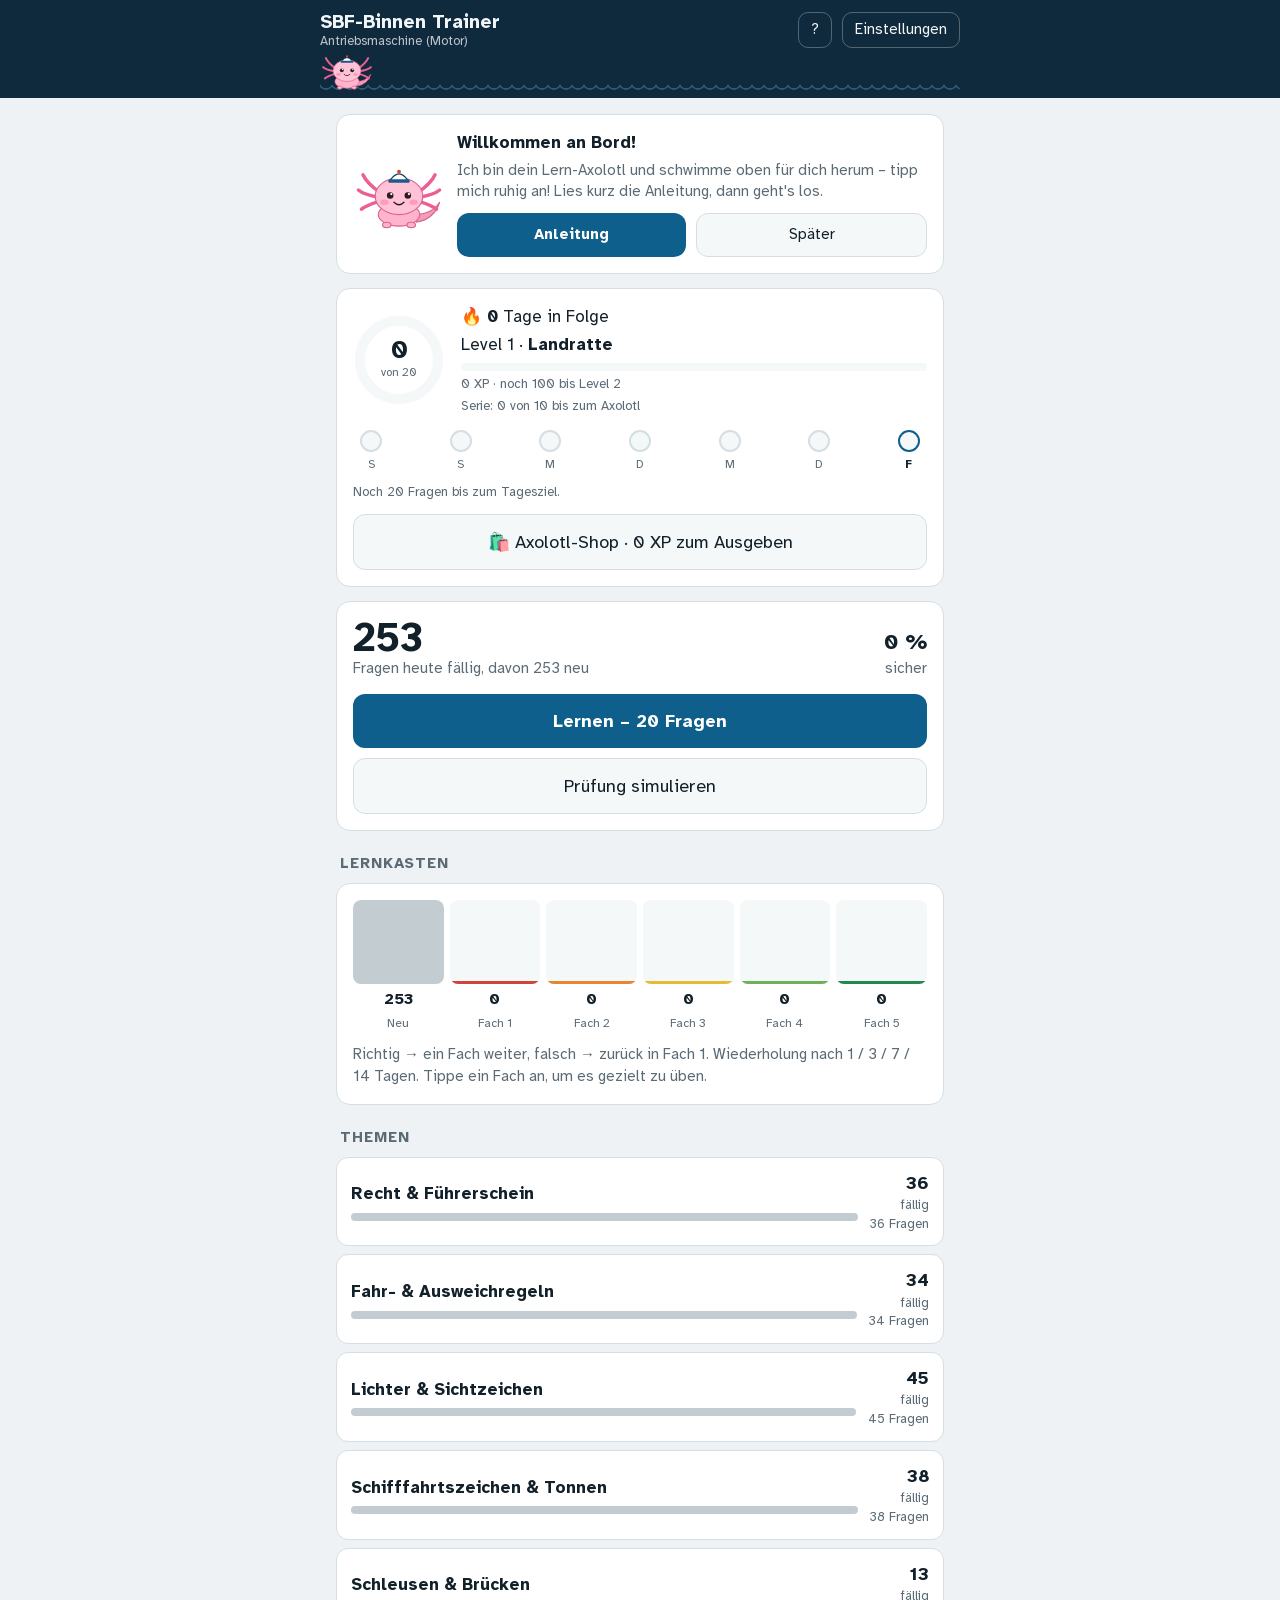
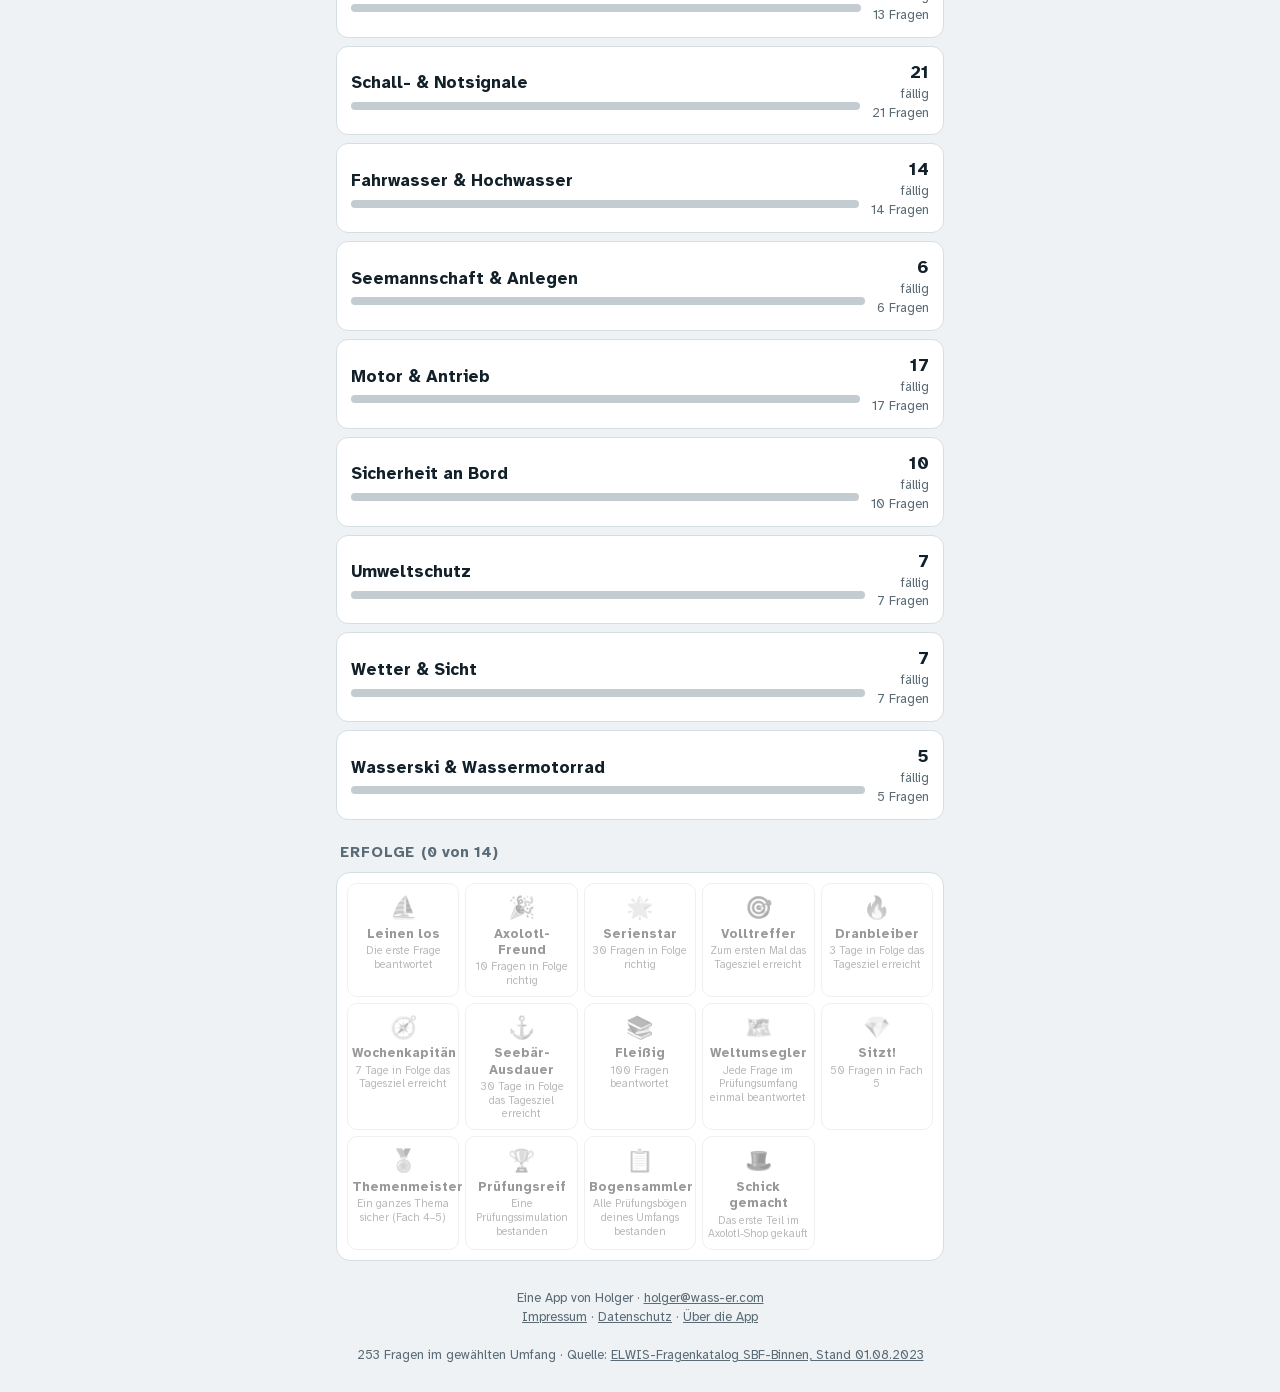
<file: index.html>
<!doctype html>
<html lang="de">
<head>
<meta charset="utf-8">
<title>SBF-Binnen Trainer</title>
<link rel="manifest" href="manifest.webmanifest">
<link rel="apple-touch-icon" href="icon-180.png">
<link rel="icon" href="icon-192.png">
<meta name="theme-color" content="#0f2a3d">
<meta name="viewport" content="width=device-width, initial-scale=1, viewport-fit=cover">
<meta name="apple-mobile-web-app-capable" content="yes">
<meta name="mobile-web-app-capable" content="yes">
<meta name="apple-mobile-web-app-title" content="SBF-Binnen">
<meta name="apple-mobile-web-app-status-bar-style" content="black-translucent">
<meta name="author" content="Holger – holger@wass-er.com">
<meta name="description" content="SBF-Binnen Trainer – alle amtlichen Prüfungsfragen mit Lernkasten lernen. Eine App von Holger.">
<link rel="stylesheet" href="schrift/schrift.css">
<style>
/* Eine schmale Spalte: oben Kopfzeile, darunter die jeweilige Ansicht.
   Farben des Lernkastens laufen von Rot (Fach 1, wackelt noch) nach Grün (Fach 5, sitzt). */
:root {
  --bg: #eef2f4;
  --panel: #ffffff;
  --panel-2: #f5f8f9;
  --ink: #12202a;
  --muted: #5b6b75;
  --line: #d5dee3;
  --accent: #0f5f8c;
  --accent-ink: #ffffff;
  --head: #0f2a3d;
  --head-ink: #f2f6f8;
  --ok: #1d7a46;
  --ok-bg: #e2f3e8;
  --bad: #b3261e;
  --bad-bg: #fbe5e3;
  --pick: #e3eef6;
  --f0: #c3ccd1;
  --f1: #d0453b;
  --f2: #e8862f;
  --f3: #e6bd32;
  --f4: #6fb05a;
  --f5: #1f8a4c;
  --plate: #ffffff;
  --body: "Atkinson Hyperlegible", -apple-system, "Helvetica Neue", Arial, sans-serif;
  --r: 14px;
}
@media (prefers-color-scheme: dark) {
  :root:not([data-theme="light"]) {
    color-scheme: dark;
    --bg: #0b141a;
    --panel: #142129;
    --panel-2: #1a2a33;
    --ink: #e8eef1;
    --muted: #93a4ad;
    --line: #26363f;
    --accent: #5fb0e0;
    --accent-ink: #06141c;
    --head: #08121a;
    --head-ink: #e8eef1;
    --ok: #5ccf8a;
    --ok-bg: #12301f;
    --bad: #ff8a80;
    --bad-bg: #3a1714;
    --pick: #1d3a4d;
    --f0: #3a4a53;
    --plate: #f4f6f7;
  }
}
:root[data-theme="dark"] {
  color-scheme: dark;
  --bg: #0b141a;
  --panel: #142129;
  --panel-2: #1a2a33;
  --ink: #e8eef1;
  --muted: #93a4ad;
  --line: #26363f;
  --accent: #5fb0e0;
  --accent-ink: #06141c;
  --head: #08121a;
  --head-ink: #e8eef1;
  --ok: #5ccf8a;
  --ok-bg: #12301f;
  --bad: #ff8a80;
  --bad-bg: #3a1714;
  --pick: #1d3a4d;
  --f0: #3a4a53;
  --plate: #f4f6f7;
}

* { box-sizing: border-box; }
html { -webkit-text-size-adjust: 100%; }
body {
  margin: 0; background: var(--bg); color: var(--ink);
  font: 17px/1.45 var(--body);
  -webkit-tap-highlight-color: transparent;
  min-height: 100vh;
}
button, select, input { font: inherit; color: inherit; }
a { color: var(--accent); }
button { cursor: pointer; }

header {
  position: sticky; top: 0; z-index: 5;
  background: var(--head); color: var(--head-ink);
  padding: calc(env(safe-area-inset-top) + 10px) 16px 10px;
}
.kopf { max-width: 640px; margin: 0 auto; display: flex; align-items: center; gap: 10px; min-height: 40px; }
.kopf h1 { font-size: 19px; margin: 0; flex: 1; line-height: 1.2; }
.kopf h1 small { display: block; font-size: 13px; font-weight: 400; opacity: .75; }
.kopf button {
  background: transparent; border: 1px solid rgba(255,255,255,.28); color: var(--head-ink);
  border-radius: 10px; padding: 6px 12px; font-size: 15px;
}

main {
  max-width: 640px; margin: 0 auto;
  padding: 16px 16px calc(env(safe-area-inset-bottom) + 28px);
}
.karte {
  background: var(--panel); border: 1px solid var(--line); border-radius: var(--r);
  padding: 16px; margin-bottom: 14px;
}
h2 { font-size: 15px; text-transform: uppercase; letter-spacing: .06em; color: var(--muted); margin: 22px 4px 8px; }
.gross { font-size: 40px; font-weight: 700; line-height: 1; }
.leise { color: var(--muted); font-size: 15px; }

.knopf {
  display: block; width: 100%; border: 0; border-radius: 12px;
  background: var(--accent); color: var(--accent-ink);
  padding: 14px 16px; font-size: 18px; font-weight: 700; text-align: center;
}
.knopf.zweit { background: var(--panel-2); color: var(--ink); border: 1px solid var(--line); font-weight: 400; }
.knopf + .knopf { margin-top: 10px; }
.knopf:disabled { opacity: .45; cursor: default; }
.reihe { display: flex; gap: 10px; }
.reihe .knopf { margin-top: 0; }

/* Lernkasten: sechs Säulen (Neu, Fach 1–5) */
.kasten { display: grid; grid-template-columns: repeat(6, 1fr); gap: 6px; align-items: end; }
.fach {
  border: 0; background: none; padding: 0; display: flex; flex-direction: column; align-items: center; gap: 4px;
}
.fach .saeule { width: 100%; height: 84px; display: flex; align-items: flex-end; background: var(--panel-2); border-radius: 8px; overflow: hidden; }
.fach .fuell { width: 100%; border-radius: 8px 8px 0 0; min-height: 3px; }
.fach b { font-size: 16px; }
.fach span { font-size: 12px; color: var(--muted); }

.balken { display: flex; height: 8px; border-radius: 4px; overflow: hidden; background: var(--f0); }
.balken i { display: block; height: 100%; }

.thema {
  display: flex; width: 100%; text-align: left; gap: 12px; align-items: center;
  background: var(--panel); border: 1px solid var(--line); border-radius: 12px;
  padding: 12px 14px; margin-bottom: 8px;
}
.thema .mitte { flex: 1; min-width: 0; }
.thema .name { font-weight: 700; display: block; margin-bottom: 6px; }
.thema .zahl { font-size: 13px; color: var(--muted); text-align: right; white-space: nowrap; }
.thema .zahl b { display: block; font-size: 18px; color: var(--ink); }
.thema.aus { opacity: .5; }

/* Frage */
.fortschritt { height: 4px; background: var(--line); border-radius: 2px; overflow: hidden; margin-bottom: 14px; }
.fortschritt i { display: block; height: 100%; background: var(--accent); transition: width .2s; }
.meta { display: flex; justify-content: space-between; gap: 8px; font-size: 14px; color: var(--muted); margin-bottom: 8px; flex-wrap: wrap; }
.fragetext { font-size: 20px; font-weight: 700; line-height: 1.35; margin: 0 0 14px; }
.fragetext img.inl { height: 1.1em; vertical-align: -0.15em; background: var(--plate); border-radius: 3px; padding: 0 3px; }
.abbildung {
  background: var(--plate); border-radius: 12px; padding: 14px; margin: 0 0 16px;
  display: flex; flex-wrap: wrap; gap: 14px; justify-content: center; align-items: center;
}
.abbildung img { max-width: 100%; height: auto; }
.antwort {
  display: flex; gap: 12px; width: 100%; text-align: left; align-items: flex-start;
  background: var(--panel); border: 2px solid var(--line); border-radius: 12px;
  padding: 12px 14px; margin-bottom: 10px; line-height: 1.4;
}
.antwort .bst {
  flex: none; width: 28px; height: 28px; border-radius: 50%; display: grid; place-items: center;
  background: var(--panel-2); border: 1px solid var(--line); font-weight: 700; font-size: 15px;
}
.antwort.gewaehlt { border-color: var(--accent); background: var(--pick); }
.antwort.richtig { border-color: var(--ok); background: var(--ok-bg); }
.antwort.richtig .bst { background: var(--ok); color: var(--panel); border-color: var(--ok); }
.antwort.falsch { border-color: var(--bad); background: var(--bad-bg); }
.antwort.falsch .bst { background: var(--bad); color: var(--panel); border-color: var(--bad); }
.antwort:disabled { cursor: default; color: inherit; }
.rueckmeldung { font-weight: 700; margin: 6px 0 12px; display: flex; gap: 8px; align-items: center; flex-wrap: wrap; }
.rueckmeldung.ok { color: var(--ok); }
.rueckmeldung.bad { color: var(--bad); }
.erklaerung {
  background: var(--panel); border: 1px solid var(--line); border-left: 4px solid var(--accent);
  border-radius: 12px; padding: 12px 14px; margin: 0 0 12px; font-size: 16px;
}
.erklaerung p { margin: 0; }
.erklaerung .titel { font-size: 13px; text-transform: uppercase; letter-spacing: .06em; color: var(--muted); margin-bottom: 4px; }
.stichworte { display: flex; flex-wrap: wrap; gap: 6px; margin: 0 0 12px; }
.stichworte span { background: var(--pick); color: var(--ink); border-radius: 99px; padding: 3px 11px; font-size: 14px; }
.erklaerung + .stichworte, .erklaerung .stichworte { margin-top: 10px; }
.linkknopf { background: none; border: 0; padding: 4px 0; color: var(--accent); font-size: 15px; text-decoration: underline; margin-bottom: 8px; }
.pille { font-weight: 400; font-size: 14px; color: var(--muted); border: 1px solid var(--line); border-radius: 99px; padding: 2px 10px; }
.unten { position: sticky; bottom: 0; padding: 12px 0 calc(env(safe-area-inset-bottom) + 4px); background: linear-gradient(transparent, var(--bg) 30%); }

/* Ergebnis */
.teilerg { display: flex; justify-content: space-between; padding: 10px 0; border-bottom: 1px solid var(--line); }
.teilerg:last-child { border-bottom: 0; }
.status { font-size: 26px; font-weight: 700; margin: 0 0 4px; }
.status.ok { color: var(--ok); }
.status.bad { color: var(--bad); }
.fehler { border-top: 1px solid var(--line); padding: 12px 0; font-size: 15px; }
.fehler p { margin: 4px 0; }

/* Einstellungen */
.option { display: flex; gap: 12px; align-items: flex-start; padding: 10px 0; border-bottom: 1px solid var(--line); cursor: pointer; }
.option:last-child { border-bottom: 0; }
.option input { margin-top: 4px; width: 20px; height: 20px; accent-color: var(--accent); flex: none; }
.option small { display: block; color: var(--muted); font-size: 14px; }
select { width: 100%; padding: 10px; border-radius: 10px; border: 1px solid var(--line); background: var(--panel-2); }

/* Bottom-Sheet für Thema */
.schleier { position: fixed; inset: 0; background: rgba(0,0,0,.45); z-index: 10; display: flex; align-items: flex-end; justify-content: center; }
.sheet {
  background: var(--panel); width: 100%; max-width: 640px; border-radius: 18px 18px 0 0;
  padding: 18px 16px calc(env(safe-area-inset-bottom) + 18px); max-height: 90vh; overflow: auto;
}
.sheet h3 { margin: 0 0 4px; font-size: 20px; }

/* Gamification */
.klein { font-size: 13px; }
.spiel-oben { display: flex; gap: 16px; align-items: center; }
.ring { width: 92px; height: 92px; flex: none; transform: rotate(-90deg); }
.ring circle { fill: none; stroke-width: 9; }
.ring-bg { stroke: var(--panel-2); }
.ring-fg { stroke: var(--accent); stroke-linecap: round; transition: stroke-dasharray .4s; }
.ring-fg.fertig { stroke: var(--ok); }
.ring-fg.leer { stroke: none; }
.ring text { transform: rotate(90deg); transform-origin: 40px 40px; text-anchor: middle; fill: var(--ink); }
.ring-zahl { font-size: 22px; font-weight: 700; }
.ring-text { font-size: 10px; fill: var(--muted) !important; }
.spiel-werte { flex: 1; min-width: 0; display: grid; gap: 3px; }
.flamme { font-size: 17px; }
.xpbalken { height: 8px; border-radius: 4px; background: var(--panel-2); overflow: hidden; margin: 3px 0 1px; }
.xpbalken i { display: block; height: 100%; background: linear-gradient(90deg, var(--accent), var(--ok)); border-radius: 4px; }
.woche { display: flex; justify-content: space-between; margin-top: 14px; }
.wtag { display: flex; flex-direction: column; align-items: center; gap: 4px; font-size: 12px; color: var(--muted); width: 36px; }
.wtag i { width: 22px; height: 22px; border-radius: 50%; border: 2px solid var(--line); background: var(--panel-2); }
.wtag.voll i { background: var(--ok); border-color: var(--ok); }
.wtag.heute { color: var(--ink); font-weight: 700; }
.wtag.heute i { border-color: var(--accent); }
.erfolge { display: grid; grid-template-columns: repeat(auto-fill, minmax(100px, 1fr)); gap: 6px; padding: 10px; }
.erfolg { border: 1px solid var(--line); border-radius: 10px; padding: 8px 4px; text-align: center; opacity: .45; filter: grayscale(1); }
.erfolg.frei { opacity: 1; filter: none; background: var(--panel-2); }
.erfolg .sym { display: block; font-size: 22px; }
.erfolg b { display: block; font-size: 13px; margin-top: 2px; line-height: 1.25; }
.erfolg small { display: block; font-size: 11px; color: var(--muted); line-height: 1.25; margin-top: 2px; }
.willkommen { display: flex; gap: 12px; align-items: center; }
.willkommen .axolotl { width: 92px; flex: none; }
#meldungen { position: fixed; top: calc(env(safe-area-inset-top) + 112px); left: 0; right: 0; z-index: 30;
  display: flex; flex-direction: column; align-items: center; gap: 8px; pointer-events: none; padding: 0 16px; }
.toast { background: var(--head); color: var(--head-ink); border-radius: 12px; padding: 10px 16px; font-size: 15px;
  box-shadow: 0 6px 20px rgba(0,0,0,.25); transition: opacity .5s, transform .5s; max-width: 600px; }
.toast.weg { opacity: 0; transform: translateY(-10px); }

/* Axolotl-Belohnung */
.belohnung { position: fixed; inset: 0; z-index: 20; display: grid; place-items: center; padding: 16px;
  background: rgba(8, 28, 42, .6); -webkit-backdrop-filter: blur(3px); backdrop-filter: blur(3px); overflow: hidden; }
.bel-karte { position: relative; background: var(--panel); border-radius: 22px; padding: 22px 20px 20px; width: 100%; max-width: 360px;
  text-align: center; animation: aufploppen .45s cubic-bezier(.2, 1.6, .5, 1); box-shadow: 0 20px 50px rgba(0,0,0,.35); }
.bel-karte .axolotl { width: 210px; max-width: 70%; margin: 4px auto 0; display: block; }
.sprechblase { position: relative; background: var(--pick); border-radius: 16px; padding: 10px 14px; font-weight: 700; font-size: 17px; }
.sprechblase::after { content: ""; position: absolute; left: 50%; bottom: -10px; margin-left: -10px;
  border: 10px solid transparent; border-bottom: 0; border-top-color: var(--pick); }
.bel-titel { font-size: 22px; font-weight: 700; margin-top: 6px; }
.bel-xp { display: inline-block; margin: 8px 0 14px; padding: 4px 14px; border-radius: 99px; background: var(--ok-bg); color: var(--ok); font-weight: 700; font-size: 18px; }
.axolotl { animation: huepfen 1s ease-in-out infinite; overflow: visible; }
.axolotl .kieme path { stroke-width: 9; stroke-linecap: round; fill: none; }
.axolotl.leuchtet { filter: drop-shadow(0 0 5px #7dff6a) drop-shadow(0 0 10px rgba(125,255,106,.6)); }
.axolotl .kieme { transform-box: fill-box; transform-origin: 100% 55%; animation: wedeln 1.1s ease-in-out infinite; }
.axolotl .augen { transform-box: fill-box; transform-origin: center; animation: blinzeln 3.6s infinite; }
.blasen { position: absolute; inset: 0; pointer-events: none; }
.blasen i { position: absolute; bottom: -30px; width: 18px; height: 18px; border-radius: 50%;
  border: 2px solid rgba(255,255,255,.7); background: rgba(255,255,255,.15); animation: steigen 3.2s ease-in infinite; }
.blasen i:nth-child(1) { left: 8%; animation-delay: 0s; } .blasen i:nth-child(2) { left: 18%; animation-delay: .7s; width: 10px; height: 10px; }
.blasen i:nth-child(3) { left: 30%; animation-delay: 1.4s; } .blasen i:nth-child(4) { left: 42%; animation-delay: .3s; width: 12px; height: 12px; }
.blasen i:nth-child(5) { left: 55%; animation-delay: 1.9s; } .blasen i:nth-child(6) { left: 66%; animation-delay: .9s; width: 24px; height: 24px; }
.blasen i:nth-child(7) { left: 76%; animation-delay: 2.4s; width: 10px; height: 10px; } .blasen i:nth-child(8) { left: 86%; animation-delay: .5s; }
.blasen i:nth-child(9) { left: 93%; animation-delay: 1.6s; width: 12px; height: 12px; } .blasen i:nth-child(10) { left: 50%; animation-delay: 2.8s; width: 8px; height: 8px; }
@keyframes aufploppen { from { transform: scale(.6); opacity: 0; } to { transform: scale(1); opacity: 1; } }
@keyframes huepfen { 0%, 100% { transform: translateY(0); } 50% { transform: translateY(-8px); } }
@keyframes wedeln { 0%, 100% { transform: rotate(0); } 50% { transform: rotate(-14deg); } }
@keyframes blinzeln { 0%, 90%, 100% { transform: scaleY(1); } 94% { transform: scaleY(.1); } }
@keyframes steigen { from { transform: translateY(0); opacity: 0; } 15% { opacity: 1; } to { transform: translateY(-110vh); opacity: 0; } }
@media (prefers-reduced-motion: reduce) {
  .axolotl, .axolotl .kieme, .axolotl .augen, .blasen i, .bel-karte { animation: none !important; }
}

/* Maskottchen: schwimmt unter der Kopfzeile hin und her */
.aquarium { position: relative; max-width: 640px; margin: 4px auto -10px; height: 44px; }
.aquarium::after { content: ""; position: absolute; left: 0; right: 0; bottom: 8px; height: 6px; opacity: .35;
  background: radial-gradient(circle at 6px -2px, transparent 6px, #5fb0e0 6.5px, #5fb0e0 7.5px, transparent 8px) 0 0 / 12px 6px repeat-x; }
.maskottchen { position: absolute; bottom: 6px; left: 0; width: 54px; height: 46px; padding: 0; border: 0; background: none;
  animation: schwimmen 30s ease-in-out infinite; z-index: 1; }
.maskottchen .richtung { display: block; animation: wenden 30s step-end infinite; }
.maskottchen .wipp { display: block; animation: wippen 1.8s ease-in-out infinite; }
.maskottchen .axolotl { width: 54px; height: auto; animation: none; display: block; }
.maskottchen .wipp.froh { animation: freuen .55s ease-out 2; }
.maskottchen .wipp.traurig { animation: schuetteln .45s ease-in-out 2; }
@keyframes schwimmen { 0% { left: 0; } 46% { left: calc(100% - 54px); } 54% { left: calc(100% - 54px); } 100% { left: 0; } }
@keyframes wenden { 0% { transform: scaleX(-1); } 50% { transform: scaleX(1); } }
@keyframes wippen { 0%, 100% { transform: translateY(0) rotate(-4deg); } 50% { transform: translateY(-4px) rotate(4deg); } }
@keyframes freuen { 0% { transform: translateY(0); } 40% { transform: translateY(-16px) scale(1.12); } 100% { transform: translateY(0); } }
@keyframes schuetteln { 0%, 100% { transform: rotate(0); } 25% { transform: rotate(-12deg); } 75% { transform: rotate(12deg); } }
@media (prefers-reduced-motion: reduce) {
  .maskottchen { animation: none; left: auto; right: 0; }
  .maskottchen .richtung, .maskottchen .wipp { animation: none !important; }
}
.tipps { text-align: left; font-size: 15px; margin: 10px 0 6px; padding-left: 20px; }
.tipps li { margin-bottom: 5px; }
.axolotl .herz { transform-box: fill-box; transform-origin: center; animation: pochen 1s ease-in-out infinite; }
@keyframes pochen { 0%, 100% { transform: scale(1); } 50% { transform: scale(1.2); } }
.melden { display: inline-block; font-size: 14px; color: var(--muted); margin: 0 0 12px; }
.ueber p { margin: 0 0 10px; }
.ueber h3 { font-size: 16px; margin: 0 0 6px; }

/* Shop */
.shop-vorschau { display: flex; gap: 14px; align-items: center; }
.shop-vorschau .axolotl { width: 130px; flex: none; }
.guthaben { display: inline-block; margin-top: 8px; padding: 4px 12px; border-radius: 99px; background: var(--ok-bg); color: var(--ok); font-weight: 700; }
.shop-raster { display: grid; grid-template-columns: repeat(auto-fill, minmax(104px, 1fr)); gap: 8px; }
.shop-teil { background: var(--panel); border: 2px solid var(--line); border-radius: 12px; padding: 8px 4px; text-align: center; }
.shop-teil .axolotl { width: 76px; animation: none; display: block; margin: 0 auto 4px; }
.shop-teil b { display: block; font-size: 13px; line-height: 1.2; }
.shop-teil span { display: block; font-size: 12px; color: var(--muted); margin-top: 2px; }
.shop-teil.an { border-color: var(--ok); background: var(--ok-bg); }
.shop-teil.an span { color: var(--ok); font-weight: 700; }
.shop-teil.teuer { opacity: .55; }
.shopknopf { margin-top: 12px; }

/* Prüfungsbögen */
.boegen { display: grid; grid-template-columns: repeat(auto-fill, minmax(92px, 1fr)); gap: 8px; }
.bogen { background: var(--panel); border: 2px solid var(--line); border-radius: 12px; padding: 10px 4px; text-align: center; }
.bogen b { display: block; font-size: 20px; }
.bogen span { display: block; font-size: 12px; color: var(--muted); }
.bogen.ok { border-color: var(--ok); background: var(--ok-bg); }
.bogen.ok span { color: var(--ok); }
.bogen.nein { border-color: var(--bad); }
.bogen.nein span { color: var(--bad); }

/* Anleitung */
details.abschnitt { background: var(--panel); border: 1px solid var(--line); border-radius: 12px; margin-bottom: 8px; }
details.abschnitt summary { padding: 14px 16px; font-weight: 700; cursor: pointer; list-style: none; display: flex; justify-content: space-between; }
details.abschnitt summary::after { content: "+"; color: var(--accent); font-size: 20px; line-height: 1; }
details.abschnitt[open] summary::after { content: "–"; }
details.abschnitt summary::-webkit-details-marker { display: none; }
details.abschnitt > div { padding: 0 16px 12px; }
details.abschnitt ul { padding-left: 20px; margin: 6px 0; }
details.abschnitt li { margin-bottom: 6px; }
input[type="time"] { padding: 9px 10px; border-radius: 10px; border: 1px solid var(--line); background: var(--panel-2); }

footer { text-align: center; font-size: 13px; color: var(--muted); margin-top: 28px; }
footer a { color: inherit; }
@media (hover: hover) {
  .antwort:not(:disabled):hover, .thema:hover { border-color: var(--accent); }
}
</style>
</head>
<body>
<header><div class="kopf" id="kopf"></div></header>
<main id="app"></main>
<script src="fragen.js"></script>
<script src="klang/texte.js"></script>
<script src="anleitung.js"></script>
<script src="spiel.js"></script>
<script>
"use strict";
const D = window.SBF_DATEN;
const APP = { version: "1.3", autor: "Holger", email: "holger@wass-er.com" };
const SPEICHER = "sbf-binnen-v1";
const TEILNAME = { basis: "Basisfragen", binnen: "Spezifisch Binnen", segeln: "Spezifisch Segeln" };
const FACHNAME = ["Neu", "Fach 1", "Fach 2", "Fach 3", "Fach 4", "Fach 5"];
// Nach so vielen Tagen ist eine Frage im jeweiligen Fach wieder fällig
const INTERVALL = [0, 0, 1, 3, 7, 14];

// Prüfungsumfänge. "pruefung": je Teil [Anzahl Fragen, mindestens richtig];
// "gesamt" = Mindestpunktzahl über alle Teile (Variante nur Segel).
const UMFAENGE = {
  motor: { name: "Antriebsmaschine (Motor)", text: "Basis- und Binnenfragen",
    teile: ["basis", "binnen"], pruefung: { basis: [7, 5], binnen: [23, 18] } },
  motorsegel: { name: "Antriebsmaschine + Segel", text: "Basis-, Binnen- und Segelfragen",
    teile: ["basis", "binnen", "segeln"], pruefung: { basis: [7, 5], binnen: [23, 18], segeln: [7, 5] } },
  segel: { name: "Nur unter Segel", text: "Basis-, Binnen- und Segelfragen, kürzerer Prüfungsbogen",
    teile: ["basis", "binnen", "segeln"], pruefung: { basis: [4], binnen: [14], segeln: [7] }, gesamt: 20 },
  segelzusatz: { name: "Segel-Ergänzung", text: "SBF Binnen unter Motor ist schon vorhanden – nur Segelfragen",
    teile: ["segeln"], pruefung: { segeln: [7, 5] } },
  see: { name: "Inhaber SBF See – Motor", text: "Basisfragen entfallen – nur Binnenfragen",
    teile: ["binnen"], pruefung: { binnen: [23, 18] } },
  seesegel: { name: "Inhaber SBF See – Motor + Segel", text: "Binnen- und Segelfragen",
    teile: ["binnen", "segeln"], pruefung: { binnen: [23, 18], segeln: [7, 5] } },
};

const NACH_NR = new Map(D.fragen.map((f) => [f.nr, f]));
const THEMA = new Map(D.themen.map((t) => [t.id, t]));

// ---------- Speicher ----------
function standard() {
  return { umfang: "motor", themenAus: [], runde: 20, wiederholen: true, farbe: "auto",
    zeigeErklaerung: true, zeigeStichworte: true, hilfeWann: "immer", karten: {},
    // Gamification
    xp: 0, serie: 0, besteSerie: 0, tage: {}, tagesziel: 20, ton: true, erinnerung: "19:00",
    erfolge: {}, pruefungenBestanden: 0, willkommen: true, fehlerSerie: 0, stimme: "quieken", antwortTon: true,
    ausgegeben: 0, besitz: [], aussehen: { farbe: "rosa", kopf: "matrose", extra: "keins" }, boegen: {} };
}
let S = (() => {
  try {
    const roh = localStorage.getItem(SPEICHER);
    if (roh) return Object.assign(standard(), JSON.parse(roh));
  } catch (e) { /* privates Fenster o. ä. – dann eben ohne Speicher */ }
  return standard();
})();
function sichern() {
  try { localStorage.setItem(SPEICHER, JSON.stringify(S)); } catch (e) { /* ignorieren */ }
}
if (navigator.storage && navigator.storage.persist) navigator.storage.persist().catch(() => {});

function farbeAnwenden() {
  if (S.farbe === "auto") document.documentElement.removeAttribute("data-theme");
  else document.documentElement.setAttribute("data-theme", S.farbe);
}
farbeAnwenden();

// ---------- Lernkasten ----------
const tag = (t) => Math.floor((t - new Date(t).getTimezoneOffset() * 60000) / 864e5);
const fach = (nr) => (S.karten[nr] ? S.karten[nr].f : 0);
function faellig(nr) {
  const k = S.karten[nr];
  return !k || tag(Date.now()) - tag(k.t) >= INTERVALL[k.f];
}
function bewerten(nr, richtig) {
  const k = S.karten[nr] || { f: 0, r: 0, x: 0 };
  const vorher = k.f;
  // Neue Fragen starten in Fach 1: richtig → Fach 2, falsch → Fach 1
  k.f = richtig ? Math.min(5, Math.max(k.f, 1) + 1) : 1;
  k.t = Date.now();
  if (richtig) k.r++; else k.x++;
  S.karten[nr] = k;
  sichern();
  return [vorher, k.f];
}

function umfang() { return UMFAENGE[S.umfang] || UMFAENGE.motor; }
function imUmfang(f) { return umfang().teile.includes(f.teil); }
function aktiv() { return D.fragen.filter((f) => imUmfang(f) && !S.themenAus.includes(f.thema)); }
function themenImUmfang() {
  return D.themen.filter((t) => D.fragen.some((f) => f.thema === t.id && imUmfang(f)));
}
function verteilung(fragen) {
  const v = [0, 0, 0, 0, 0, 0];
  fragen.forEach((f) => v[fach(f.nr)]++);
  return v;
}

function mischen(a) {
  a = a.slice();
  for (let i = a.length - 1; i > 0; i--) {
    const j = Math.floor(Math.random() * (i + 1));
    [a[i], a[j]] = [a[j], a[i]];
  }
  return a;
}
// Niedrige Fächer zuerst (Fach 1 vor Neu vor Fach 2 …), innerhalb gemischt
function lernreihenfolge(fragen) {
  const rang = (nr) => { const f = fach(nr); return f === 0 ? 1.5 : f; };
  return mischen(fragen).sort((a, b) => rang(a.nr) - rang(b.nr));
}

// ---------- Hilfen ----------
const $ = (s) => document.querySelector(s);
const esc = (s) => String(s).replace(/[&<>"]/g, (c) => ({ "&": "&amp;", "<": "&lt;", ">": "&gt;", '"': "&quot;" }[c]));
// Lädt ein Bild nicht (z. B. Speicherproblem auf dem Handy), einmal direkt vom Server holen
const BILD_NOTFALL = `onerror="if (!this.dataset.nochmal) { this.dataset.nochmal = 1; this.src = this.getAttribute('src') + '?direkt=1'; }"`;
function fragetextHtml(f) {
  return esc(f.frage).replace(/\n/g, "<br>")
    .replace(/\{(\d+)\}/g, (_, i) => `<img class="inl" src="${f.inline[i]}" alt="Symbol" ${BILD_NOTFALL}>`);
}
function abbildungHtml(f) {
  if (!f.bilder.length) return "";
  // Die ELWIS-Grafiken sind sehr klein: auf das Doppelte vergrößern, aber nicht breiter als die Spalte
  return `<div class="abbildung">${f.bilder.map((b) => `<img src="${b}" alt="Abbildung zur Frage" ${BILD_NOTFALL}
    onload="this.style.width = Math.min(this.naturalWidth * 2, this.parentNode.clientWidth - 28) + 'px'">`).join("")}</div>`;
}
function meldenLink(f) {
  const betreff = encodeURIComponent(`SBF-Binnen Trainer: Frage ${f.nr}`);
  const text = encodeURIComponent(`Hallo Holger,\n\nbei Frage ${f.nr} („${f.frage.slice(0, 80)}…“) ist mir aufgefallen:\n\n`);
  return `<a class="melden" href="mailto:${APP.email}?subject=${betreff}&body=${text}">✉️ Fehler in dieser Frage melden</a>`;
}
// Erklärung und Stichworte nach dem Beantworten, je nach Einstellung
function hilfeHtml(f) {
  const teile = [];
  if (S.zeigeErklaerung && f.erklaerung) teile.push(`<div class="titel">Erklärung</div><p>${esc(f.erklaerung)}</p>`);
  if (S.zeigeStichworte && f.stichworte.length) teile.push(`<div class="stichworte" aria-label="Stichworte">${f.stichworte.map((k) => `<span>${esc(k)}</span>`).join("")}</div>`);
  return teile.length ? `<div class="erklaerung">${teile.join("")}</div>` : "";
}
function balkenHtml(v) {
  const n = v.reduce((a, b) => a + b, 0) || 1;
  return `<div class="balken">${[1, 2, 3, 4, 5].map((i) => v[i] ? `<i style="width:${v[i] / n * 100}%;background:var(--f${i})"></i>` : "").join("")}</div>`;
}
function kopf(titel, unter, knopf) {
  $("#kopf").innerHTML = `<h1>${esc(titel)}${unter ? `<small>${esc(unter)}</small>` : ""}</h1>${knopf || ""}`;
}
const zurueckKnopf = (text = "Übersicht") => `<button onclick="start()">${text}</button>`;

let sitzung = null;
let tasten = null; // aktuelle Tastaturbelegung (Desktop)
document.addEventListener("keydown", (e) => { if (tasten && !e.metaKey && !e.ctrlKey) tasten(e); });

// Zurück-Taste (Android) bzw. Browser-Zurück führt zur Übersicht
let tiefe = false;
function ansichtWechsel() {
  if (!tiefe) { history.pushState({ v: 1 }, ""); tiefe = true; }
}
window.addEventListener("popstate", () => {
  tiefe = false;
  if ($(".schleier")) { $(".schleier").remove(); return; }
  start(true);
});

// ---------- Übersicht ----------
function start(ohneHistory) {
  if (!ohneHistory && tiefe) { tiefe = false; history.back(); return; }
  sitzung = null;
  tasten = null;
  const u = umfang();
  kopf("SBF-Binnen Trainer", u.name, `<button onclick="anleitung()" aria-label="Anleitung">?</button>
    <button onclick="einstellungen()">Einstellungen</button>`);
  const fragen = aktiv();
  const faelligListe = fragen.filter((f) => faellig(f.nr));
  const v = verteilung(fragen);
  const neu = v[0];
  const max = Math.max(1, ...v);
  const sitzt = v[4] + v[5];
  const aus = S.themenAus.filter((t) => themenImUmfang().some((x) => x.id === t)).length;

  plaketteSetzen(faelligListe.length);
  let h = "";
  if (S.willkommen) {
    h += `<div class="karte willkommen">${axolotlSvg()}<div>
      <b>Willkommen an Bord!</b>
      <p class="leise" style="margin:4px 0 10px">Ich bin dein Lern-Axolotl und schwimme oben für dich herum – tipp mich ruhig an!
        Lies kurz die Anleitung, dann geht's los.</p>
      <div class="reihe"><button class="knopf" style="font-size:15px;padding:10px" onclick="anleitung()">Anleitung</button>
      <button class="knopf zweit" style="font-size:15px;padding:10px" onclick="S.willkommen = false; sichern(); start(true)">Später</button></div>
    </div></div>`;
  }
  h += spielKarteHtml();
  h += `<div class="karte">
    <div class="reihe" style="align-items:flex-end;justify-content:space-between;margin-bottom:14px">
      <div><div class="gross">${faelligListe.length}</div><div class="leise">Fragen heute fällig${neu ? `, davon ${neu} neu` : ""}</div></div>
      <div style="text-align:right"><div style="font-size:22px;font-weight:700">${Math.round(sitzt / (fragen.length || 1) * 100)} %</div>
      <div class="leise">sicher</div></div>
    </div>
    ${faelligListe.length
      ? `<button class="knopf" onclick="lernen(null)">Lernen – ${Math.min(faelligListe.length, rundeGroesse())} Fragen</button>`
      : `<p class="leise" style="margin:0 0 10px">Für heute ist alles erledigt. Morgen sind wieder Fragen fällig.</p>
         <button class="knopf" onclick="ueben(null)">Trotzdem weiterüben</button>`}
    <button class="knopf zweit" onclick="pruefungAuswahl()">Prüfung simulieren</button>
  </div>`;

  h += `<h2>Lernkasten</h2><div class="karte"><div class="kasten">
    ${v.map((n, i) => `<button class="fach" onclick="fachUeben(${i})" ${n ? "" : "disabled"} aria-label="${FACHNAME[i]}: ${n} Fragen">
      <div class="saeule"><div class="fuell" style="height:${n / max * 100}%;background:var(--f${i})"></div></div>
      <b>${n}</b><span>${i ? "Fach " + i : "Neu"}</span></button>`).join("")}
  </div>
  <p class="leise" style="margin:12px 0 0">Richtig → ein Fach weiter, falsch → zurück in Fach 1.
  Wiederholung nach ${INTERVALL.slice(2).join(" / ")} Tagen. Tippe ein Fach an, um es gezielt zu üben.</p></div>`;

  h += `<h2>Themen${aus ? ` <span style="text-transform:none;letter-spacing:0">(${aus} ausgeblendet)</span>` : ""}</h2>`;
  for (const t of themenImUmfang()) {
    const ft = D.fragen.filter((f) => f.thema === t.id && imUmfang(f));
    const ist_aus = S.themenAus.includes(t.id);
    const fae = ft.filter((f) => faellig(f.nr)).length;
    h += `<button class="thema${ist_aus ? " aus" : ""}" onclick="themaBlatt('${t.id}')">
      <div class="mitte"><span class="name">${esc(t.name)}</span>${balkenHtml(verteilung(ft))}</div>
      <div class="zahl">${ist_aus ? "aus" : `<b>${fae}</b>fällig`}<br><span>${ft.length} Fragen</span></div></button>`;
  }
  h += erfolgeHtml();
  h += `<footer>Eine App von ${APP.autor} · <a href="mailto:${APP.email}">${APP.email}</a><br>
    <a href="impressum.html">Impressum</a> · <a href="datenschutz.html">Datenschutz</a> ·
    <a href="#" onclick="ueber(); return false">Über die App</a><br><br>
    ${fragen.length} Fragen im gewählten Umfang · Quelle:
    <a href="https://www.elwis.de/DE/Sportschifffahrt/Sportbootfuehrerscheine/Fragenkatalog-Binnen/Fragenkatalog-Binnen-node.html" target="_blank" rel="noopener">${esc(D.stand)}</a></footer>`;
  $("#app").innerHTML = h;
  window.scrollTo(0, 0);
}

function rundeGroesse() { return S.runde > 0 ? S.runde : Infinity; }

function themaBlatt(id) {
  const t = THEMA.get(id);
  const ft = D.fragen.filter((f) => f.thema === id && imUmfang(f));
  const v = verteilung(ft);
  const fae = ft.filter((f) => faellig(f.nr)).length;
  const ist_aus = S.themenAus.includes(id);
  const el = document.createElement("div");
  el.className = "schleier";
  el.onclick = (e) => { if (e.target === el) el.remove(); };
  el.innerHTML = `<div class="sheet" role="dialog" aria-label="${esc(t.name)}">
    <h3>${esc(t.name)}</h3>
    <p class="leise" style="margin:0 0 12px">${ft.length} Fragen · ${v[0]} neu · ${v[1]} in Fach 1 · ${v[4] + v[5]} sicher</p>
    ${balkenHtml(v)}
    <div style="height:16px"></div>
    <button class="knopf" ${fae ? "" : "disabled"} onclick="lernen('${id}')">Fällige lernen (${fae})</button>
    <button class="knopf zweit" onclick="ueben('${id}')">Alle ${ft.length} Fragen üben</button>
    <button class="knopf zweit" ${v[1] ? "" : "disabled"} onclick="ueben('${id}', 1)">Nur Fehler aus Fach 1 (${v[1]})</button>
    <button class="knopf zweit" onclick="themaUmschalten('${id}')">${ist_aus ? "Thema wieder einblenden" : "Thema ausblenden"}</button>
  </div>`;
  document.body.appendChild(el);
  ansichtWechsel();
}
function themaUmschalten(id) {
  S.themenAus = S.themenAus.includes(id) ? S.themenAus.filter((x) => x !== id) : [...S.themenAus, id];
  sichern();
  $(".schleier")?.remove();
  start(true);
}

// ---------- Lernsitzung ----------
function themaFragen(id) {
  return id ? D.fragen.filter((f) => f.thema === id && imUmfang(f)) : aktiv();
}
function lernen(id) {
  const liste = lernreihenfolge(themaFragen(id).filter((f) => faellig(f.nr))).slice(0, rundeGroesse());
  sitzungStarten(id ? THEMA.get(id).name : "Fällige Fragen", liste);
}
function ueben(id, nurFach) {
  let fragen = themaFragen(id);
  if (nurFach !== undefined) fragen = fragen.filter((f) => fach(f.nr) === nurFach);
  const liste = id ? mischen(fragen) : lernreihenfolge(fragen).slice(0, rundeGroesse());
  sitzungStarten(id ? THEMA.get(id).name : "Freies Üben", liste);
}
function fachUeben(i) {
  const liste = mischen(aktiv().filter((f) => fach(f.nr) === i)).slice(0, rundeGroesse());
  sitzungStarten(FACHNAME[i] + " üben", liste);
}

function sitzungStarten(titel, liste) {
  $(".schleier")?.remove();
  if (!liste.length) { start(true); return; }
  sitzung = { modus: "lernen", titel, liste: liste.map((f) => ({ f, wdh: false })), pos: 0,
    zaehlbar: liste.length, richtig: 0, falsch: 0, hoch: 0 };
  ansichtWechsel();
  frageZeigen();
}

function frageZeigen() {
  const s = sitzung;
  const { f, wdh } = s.liste[s.pos];
  s.reihenfolge = mischen([0, 1, 2, 3]);
  s.beantwortet = false;
  const erledigt = Math.min(s.pos, s.zaehlbar);
  kopf(s.titel, `Frage ${Math.min(s.pos + 1, s.zaehlbar)} von ${s.zaehlbar}${wdh ? " · Wiederholung" : ""} · 🔥 ${S.serie} in Folge`, zurueckKnopf("Beenden"));
  $("#app").innerHTML = `
    <div class="fortschritt"><i style="width:${erledigt / s.zaehlbar * 100}%"></i></div>
    <div class="meta"><span>Nr. ${f.nr} · ${esc(THEMA.get(f.thema).name)}</span><span>${FACHNAME[fach(f.nr)]}</span></div>
    <p class="fragetext">${fragetextHtml(f)}</p>
    ${abbildungHtml(f)}
    <div id="antworten">${s.reihenfolge.map((a, i) => `<button class="antwort" data-a="${a}" onclick="antworten(${a})">
      <span class="bst">${"abcd"[i]}</span><span>${esc(f.antworten[a])}</span></button>`).join("")}</div>
    <div id="rueck"></div>`;
  window.scrollTo(0, 0);
  tasten = (e) => {
    const i = "abcd1234".indexOf(e.key.toLowerCase());
    if (!s.beantwortet && i >= 0) antworten(s.reihenfolge[i % 4]);
    else if (s.beantwortet && (e.key === "Enter" || e.key === " ")) { e.preventDefault(); weiter(); }
  };
}

function antworten(a) {
  const s = sitzung;
  if (s.beantwortet) return;
  s.beantwortet = true;
  audioBereit(); // in der Nutzergeste, damit das Axolotl auf dem iPhone sprechen darf
  antwortKlang(a === 0);
  const eintrag = s.liste[s.pos];
  const richtig = a === 0;
  document.querySelectorAll(".antwort").forEach((b) => {
    b.disabled = true;
    const x = +b.dataset.a;
    if (x === 0) b.classList.add("richtig");
    else if (x === a) b.classList.add("falsch");
  });
  let fachInfo = "";
  if (!eintrag.wdh) {
    const [von, nach] = bewerten(eintrag.f.nr, richtig);
    if (richtig) { s.richtig++; if (nach > von) s.hoch++; } else s.falsch++;
    const xp = spielAntwort(richtig);
    fachInfo = `<span class="pille">${FACHNAME[von]} → ${FACHNAME[nach]}</span><span class="pille">+${xp} XP</span>`;
  }
  if (!richtig && S.wiederholen) s.liste.push({ f: eintrag.f, wdh: true });
  maskottchenReagieren(richtig ? "froh" : "traurig");
  const letzte = s.pos === s.liste.length - 1;
  const hilfe = hilfeHtml(eintrag.f);
  const sofort = !richtig || S.hilfeWann === "immer";
  $("#rueck").innerHTML = `
    <div class="rueckmeldung ${richtig ? "ok" : "bad"}">${richtig ? "Richtig!" : "Leider falsch."} ${fachInfo}</div>
    ${hilfe ? (sofort ? hilfe : `<button class="linkknopf" onclick="this.outerHTML = hilfeHtml(sitzung.liste[sitzung.pos].f)">Erklärung anzeigen</button>`) : ""}
    ${meldenLink(eintrag.f)}
    <div class="unten"><button class="knopf" id="weiter" onclick="weiter()">${letzte ? "Auswertung" : "Weiter"}</button></div>`;
  $("#weiter").focus({ preventScroll: true });
  // bis ans Ende scrollen, damit Rückmeldung und Erklärung über dem Weiter-Knopf stehen
  window.scrollTo({ top: document.documentElement.scrollHeight, behavior: "smooth" });
  if (warteschlange.length) setTimeout(belohnungenZeigen, 700);
}

function weiter() {
  const s = sitzung;
  s.pos++;
  if (s.pos < s.liste.length) frageZeigen();
  else rundeEnde();
}

function rundeEnde() {
  const s = sitzung;
  tasten = (e) => { if (e.key === "Enter") start(); };
  const quote = Math.round(s.richtig / (s.zaehlbar || 1) * 100);
  const nochFaellig = aktiv().filter((f) => faellig(f.nr)).length;
  kopf("Runde beendet", s.titel, zurueckKnopf());
  $("#app").innerHTML = `<div class="karte">
    <div class="gross">${quote} %</div>
    <p class="leise" style="margin:4px 0 14px">${s.richtig} von ${s.zaehlbar} beim ersten Versuch richtig</p>
    <div class="teilerg"><span>Ein Fach aufgestiegen</span><b>${s.hoch}</b></div>
    <div class="teilerg"><span>Zurück in Fach 1</span><b>${s.falsch}</b></div>
    <div class="teilerg"><span>Heute noch fällig</span><b>${nochFaellig}</b></div>
  </div>
  ${nochFaellig ? `<button class="knopf" onclick="lernen(null)">Nächste Runde</button>` : ""}
  <button class="knopf zweit" onclick="start()">Zur Übersicht</button>`;
}

// ---------- Prüfungssimulation ----------
// Feste, nummerierte Übungsbögen je Prüfungsumfang. Sie entstehen mit einem festen
// Zufallsstartwert, sind also auf allen Geräten gleich, und decken zusammen jede Frage
// des Umfangs mindestens einmal ab. (Die amtlichen Bögen sind nicht frei veröffentlicht.)
function zufallsgenerator(text) {
  let h = 2166136261;
  for (const z of text) h = Math.imul(h ^ z.charCodeAt(0), 16777619);
  return () => { // mulberry32
    h = (h + 0x6D2B79F5) | 0;
    let t = Math.imul(h ^ (h >>> 15), 1 | h);
    t = (t + Math.imul(t ^ (t >>> 7), 61 | t)) ^ t;
    return ((t ^ (t >>> 14)) >>> 0) / 4294967296;
  };
}
const bogenCache = {};
function pruefungsboegen(umfangId) {
  if (bogenCache[umfangId]) return bogenCache[umfangId];
  const u = UMFAENGE[umfangId];
  const teile = Object.entries(u.pruefung);
  const pools = teile.map(([teil]) => D.fragen.filter((f) => f.teil === teil).map((f) => f.nr));
  const anzahl = Math.max(...teile.map(([, [n]], i) => Math.ceil(pools[i].length / n)));
  const boegen = Array.from({ length: anzahl }, () => []);
  teile.forEach(([teil, [n]], i) => {
    const zufall = zufallsgenerator(`${umfangId}/${teil}`);
    const misch = (a) => { a = a.slice(); for (let j = a.length - 1; j > 0; j--) { const k = Math.floor(zufall() * (j + 1)); [a[j], a[k]] = [a[k], a[j]]; } return a; };
    let vorrat = [];
    boegen.forEach((bogen) => {
      const hier = [];
      while (hier.length < n) {
        if (!vorrat.length) vorrat = misch(pools[i]);
        const idx = vorrat.findIndex((nr) => !hier.includes(nr));
        if (idx < 0) { vorrat = vorrat.concat(misch(pools[i])); continue; }
        hier.push(vorrat.splice(idx, 1)[0]);
      }
      bogen.push(...hier.sort((a, b) => a - b));
    });
  });
  return (bogenCache[umfangId] = boegen);
}

function pruefungAuswahl() {
  tasten = null;
  ansichtWechsel();
  const u = umfang();
  const boegen = pruefungsboegen(S.umfang);
  const erg = S.boegen[S.umfang] || {};
  const bestanden = boegen.filter((_, i) => erg[i + 1]?.bestanden).length;
  const teile = Object.entries(u.pruefung).map(([t, [n, min]]) => `${n} ${TEILNAME[t]}${min !== undefined ? ` (min. ${min} richtig)` : ""}`).join(", ");
  kopf("Prüfung simulieren", u.name, zurueckKnopf());
  $("#app").innerHTML = `<div class="karte">
      <p style="margin:0 0 6px"><b>Jeder Bogen:</b> ${esc(teile)}${u.gesamt !== undefined ? `, mindestens ${u.gesamt} richtig insgesamt` : ""}.</p>
      <p class="leise klein" style="margin:0 0 12px">${boegen.length} feste Übungsbögen decken zusammen alle Fragen ab.
        Es sind <b>nicht</b> die amtlichen Prüfungsbögen; die sind nicht öffentlich.</p>
      <button class="knopf" onclick="pruefungStart(0)">Zufälliger Bogen</button>
    </div>
    <h2>Übungsbögen <span style="text-transform:none;letter-spacing:0">(${bestanden} von ${boegen.length} bestanden)</span></h2>
    <div class="boegen">${boegen.map((b, i) => {
      const e = erg[i + 1];
      const klasse = e ? (e.bestanden ? " ok" : " nein") : "";
      const text = e ? `${e.bestanden ? "✓" : "✗"} ${e.beste}/${b.length}` : "noch offen";
      return `<button class="bogen${klasse}" onclick="pruefungStart(${i + 1})"><span>Bogen</span><b>${i + 1}</b><span>${text}</span></button>`;
    }).join("")}</div>`;
  window.scrollTo(0, 0);
}

// bogen = 0: zufällig zusammengestellt, sonst Nummer des Übungsbogens
function pruefungStart(bogen = 0) {
  const u = umfang();
  let liste = [];
  if (bogen) {
    liste = pruefungsboegen(S.umfang)[bogen - 1].map((nr) => NACH_NR.get(nr));
  } else {
    for (const [teil, [anzahl]] of Object.entries(u.pruefung)) {
      liste.push(...mischen(D.fragen.filter((f) => f.teil === teil)).slice(0, anzahl).sort((a, b) => a.nr - b.nr));
    }
  }
  sitzung = { modus: "pruefung", titel: bogen ? `Prüfungsbogen ${bogen}` : "Zufälliger Prüfungsbogen", bogen,
    liste, pos: 0, wahl: {}, reihen: liste.map(() => mischen([0, 1, 2, 3])) };
  ansichtWechsel();
  pruefungFrage();
}

function pruefungFrage() {
  const s = sitzung;
  const f = s.liste[s.pos];
  const reihe = s.reihen[s.pos];
  const gewaehlt = s.wahl[s.pos];
  const offen = s.liste.length - Object.keys(s.wahl).length;
  kopf(s.titel, `Frage ${s.pos + 1} von ${s.liste.length} · ${TEILNAME[f.teil]}`, zurueckKnopf("Abbrechen"));
  $("#app").innerHTML = `
    <div class="fortschritt"><i style="width:${(s.liste.length - offen) / s.liste.length * 100}%"></i></div>
    <div class="meta"><span>Nr. ${f.nr}</span><span>${offen ? offen + " unbeantwortet" : "alle beantwortet"}</span></div>
    <p class="fragetext">${fragetextHtml(f)}</p>
    ${abbildungHtml(f)}
    ${reihe.map((a, i) => `<button class="antwort${gewaehlt === a ? " gewaehlt" : ""}" onclick="pruefungWahl(${a})">
      <span class="bst">${"abcd"[i]}</span><span>${esc(f.antworten[a])}</span></button>`).join("")}
    <div class="unten reihe">
      <button class="knopf zweit" onclick="pruefungGehe(-1)" ${s.pos ? "" : "disabled"}>Zurück</button>
      ${s.pos < s.liste.length - 1
        ? `<button class="knopf" onclick="pruefungGehe(1)">Weiter</button>`
        : `<button class="knopf" onclick="pruefungAbgeben()">Abgeben</button>`}
    </div>`;
  tasten = (e) => {
    const i = "abcd1234".indexOf(e.key.toLowerCase());
    if (i >= 0) pruefungWahl(reihe[i % 4]);
    else if (e.key === "ArrowRight" || e.key === "Enter") { e.preventDefault(); s.pos < s.liste.length - 1 ? pruefungGehe(1) : pruefungAbgeben(); }
    else if (e.key === "ArrowLeft" && s.pos) pruefungGehe(-1);
  };
}
function pruefungWahl(a) {
  sitzung.wahl[sitzung.pos] = a;
  const y = window.scrollY;
  pruefungFrage();
  window.scrollTo(0, y);
}
function pruefungGehe(d) { sitzung.pos += d; pruefungFrage(); window.scrollTo(0, 0); }

function pruefungAbgeben() {
  const s = sitzung;
  const offen = s.liste.length - Object.keys(s.wahl).length;
  if (offen && !confirm(`${offen} Frage(n) sind noch unbeantwortet und zählen als falsch. Trotzdem abgeben?`)) return;
  const u = umfang();
  const teile = {};
  const falsch = [];
  s.liste.forEach((f, i) => {
    teile[f.teil] = teile[f.teil] || { r: 0, n: 0 };
    teile[f.teil].n++;
    if (s.wahl[i] === 0) teile[f.teil].r++;
    else falsch.push({ f, wahl: s.wahl[i] });
  });
  const gesamt = Object.values(teile).reduce((a, t) => a + t.r, 0);
  let bestanden = true;
  let zeilen = "";
  for (const [teil, [anzahl, min]] of Object.entries(u.pruefung)) {
    const t = teile[teil];
    const ok = min === undefined || t.r >= min;
    if (!ok) bestanden = false;
    zeilen += `<div class="teilerg"><span>${TEILNAME[teil]}</span>
      <b style="color:var(--${ok ? "ok" : "bad"})">${t.r} / ${anzahl}${min !== undefined ? ` <span class="leise">(min. ${min})</span>` : ""}</b></div>`;
  }
  if (u.gesamt !== undefined) {
    const ok = gesamt >= u.gesamt;
    if (!ok) bestanden = false;
    zeilen += `<div class="teilerg"><span>Gesamt</span><b style="color:var(--${ok ? "ok" : "bad"})">${gesamt} / ${s.liste.length} <span class="leise">(min. ${u.gesamt})</span></b></div>`;
  }
  s.falschListe = falsch.map((x) => x.f);
  if (s.bogen) {
    const erg = (S.boegen[S.umfang] = S.boegen[S.umfang] || {});
    const alt = erg[s.bogen] || { beste: 0, bestanden: false, versuche: 0 };
    erg[s.bogen] = { beste: Math.max(alt.beste, gesamt), bestanden: alt.bestanden || bestanden, versuche: alt.versuche + 1 };
  }
  audioBereit();
  spielPruefung(Object.keys(s.wahl).length, gesamt, bestanden);
  setTimeout(belohnungenZeigen, 700);
  tasten = null;
  kopf("Prüfungsergebnis", s.bogen ? `Prüfungsbogen ${s.bogen} · ${u.name}` : u.name, zurueckKnopf());
  $("#app").innerHTML = `<div class="karte">
    <p class="status ${bestanden ? "ok" : "bad"}">${bestanden ? "Bestanden" : "Nicht bestanden"}</p>
    <p class="leise" style="margin:0 0 8px">${gesamt} von ${s.liste.length} richtig</p>
    ${zeilen}
  </div>
  ${falsch.length ? `<button class="knopf" onclick="fehlerLernen()">Die ${falsch.length} falschen Fragen jetzt lernen</button>` : ""}
  ${s.bogen ? `<button class="knopf zweit" onclick="pruefungStart(${s.bogen})">Bogen ${s.bogen} wiederholen</button>` : ""}
  <button class="knopf zweit" onclick="pruefungAuswahl()">Anderen Prüfungsbogen wählen</button>
  ${falsch.length ? `<h2>Falsch beantwortet</h2><div class="karte">${falsch.map(({ f, wahl }) => `<div class="fehler">
    <p><b>${f.nr}. ${fragetextHtml(f)}</b></p>
    ${wahl !== undefined ? `<p style="color:var(--bad)">✗ ${esc(f.antworten[wahl])}</p>` : `<p class="leise">nicht beantwortet</p>`}
    <p style="color:var(--ok)">✓ ${esc(f.antworten[0])}</p>${hilfeHtml(f)}${meldenLink(f)}</div>`).join("")}</div>` : ""}
  <p class="leise" style="text-align:center">Fragenanzahl und Bestehensgrenzen entsprechen den Angaben der Bootsschulen; verbindlich ist die Prüfungsstelle.</p>`;
  window.scrollTo(0, 0);
}
function fehlerLernen() {
  const liste = mischen(sitzung.falschListe);
  sitzungStarten("Fehler aus der Prüfung", liste);
}

// ---------- Anleitung ----------
function anleitung() {
  tasten = null;
  ansichtWechsel();
  if (S.willkommen) { S.willkommen = false; sichern(); }
  kopf("Anleitung", "So funktioniert der Trainer", zurueckKnopf("Fertig"));
  $("#app").innerHTML = `<div class="karte willkommen">${axolotlSvg()}
      <p style="margin:0">Ahoi! Hier erfährst du alles über den Trainer. Tippe einen Abschnitt an, um ihn aufzuklappen.</p></div>
    ${window.SBF_ANLEITUNG.map((a, i) => `<details class="abschnitt"${i < 2 ? " open" : ""}>
      <summary>${esc(a.titel)}</summary><div>${a.html}</div></details>`).join("")}
    <button class="knopf" style="margin-top:14px" onclick="start()">Los geht's!</button>`;
  window.scrollTo(0, 0);
}

// ---------- Über die App ----------
function ueber() {
  tasten = null;
  ansichtWechsel();
  kopf("Über die App", `Version ${APP.version}`, zurueckKnopf("Fertig"));
  $("#app").innerHTML = `<div class="karte willkommen">${axolotlSvg()}<div>
      <b>SBF-Binnen Trainer</b><br>Eine App von ${APP.autor}<br>
      <a href="mailto:${APP.email}">${APP.email}</a></div></div>
    <div class="karte ueber">
      <h3>Haftungsausschluss</h3>
      <p>Die Prüfungsfragen und Antworten stammen aus dem amtlichen Fragenkatalog für den Sportbootführerschein
        Binnen (ELWIS, ${esc(D.stand.replace(/^.*Stand /, "Stand "))}) und wurden automatisiert übernommen.
        Erklärungen, Stichworte, Themenzuordnung, Prüfungssimulation und Bestehensgrenzen sind selbst erstellt und
        <b>nicht amtlich</b>.</p>
      <p>Alle Inhalte wurden sorgfältig erstellt. Für Richtigkeit, Vollständigkeit und Aktualität wird jedoch
        keine Gewähr übernommen. Maßgeblich sind allein der aktuelle amtliche Fragenkatalog und die geltenden
        Vorschriften (u. a. Binnenschifffahrtsstraßen-Ordnung und Sportbootführerscheinverordnung).
        Die App ersetzt keine Ausbildung bei einer Bootsschule.</p>
      <p>Die Nutzung erfolgt auf eigene Verantwortung. Eine Haftung für Schäden, die aus der Nutzung der App
        entstehen, ist ausgeschlossen, soweit dies gesetzlich zulässig ist.</p>
      <p>Hast du einen Fehler gefunden? Bitte melde ihn an <a href="mailto:${APP.email}">${APP.email}</a>.
        Nach jeder Frage gibt es dafür auch den Link „Fehler in dieser Frage melden“.</p>
    </div>
    <div class="karte ueber">
      <h3>Datenschutz</h3>
      <p>Die App speichert deinen Lernstand ausschließlich auf deinem Gerät. Es gibt keine Anmeldung, kein Tracking,
        keine Cookies und keine Weitergabe von Daten. Schrift, Bilder und Töne werden vom selben Server geladen wie die App selbst.</p>
      <p><a href="datenschutz.html">Vollständige Datenschutzerklärung</a> · <a href="impressum.html">Impressum</a></p>
    </div>
    <div class="karte ueber">
      <h3>Quellen und Lizenzen</h3>
      <p>Fragen und Abbildungen: Fragenkatalog SBF-Binnen der Wasserstraßen- und Schifffahrtsverwaltung des Bundes,
        <a href="https://www.elwis.de/DE/Sportschifffahrt/Sportbootfuehrerscheine/Fragenkatalog-Binnen/Fragenkatalog-Binnen-node.html" target="_blank" rel="noopener">elwis.de</a>.</p>
      <p>Schrift: Atkinson Hyperlegible vom Braille Institute, SIL Open Font License 1.1.</p>
    </div>`;
  window.scrollTo(0, 0);
}

// ---------- Einstellungen ----------
function einstellungen() {
  tasten = null;
  ansichtWechsel();
  kopf("Einstellungen", "", zurueckKnopf("Fertig"));
  const themen = themenImUmfang();
  $("#app").innerHTML = `
  <h2>Prüfungsumfang</h2><div class="karte">
    ${Object.entries(UMFAENGE).map(([id, u]) => `<label class="option">
      <input type="radio" name="umfang" value="${id}" ${S.umfang === id ? "checked" : ""} onchange="umfangSetzen('${id}')">
      <span>${esc(u.name)}<small>${esc(u.text)} · ${D.fragen.filter((f) => u.teile.includes(f.teil)).length} Fragen</small></span></label>`).join("")}
  </div>
  <h2>Themen</h2><div class="karte">
    <p class="leise" style="margin:0 0 4px">Ausgeblendete Themen tauchen beim Lernen nicht auf. Die Prüfungssimulation nutzt immer den vollen Katalog.</p>
    ${themen.map((t) => `<label class="option">
      <input type="checkbox" ${S.themenAus.includes(t.id) ? "" : "checked"} onchange="themaSetzen('${t.id}', this.checked)">
      <span>${esc(t.name)}<small>${D.fragen.filter((f) => f.thema === t.id && imUmfang(f)).length} Fragen</small></span></label>`).join("")}
  </div>
  <h2>Lernen</h2><div class="karte">
    <label class="leise" for="runde">Fragen pro Runde</label>
    <select id="runde" onchange="S.runde = +this.value; sichern()">
      ${[10, 20, 30, 50, 0].map((n) => `<option value="${n}" ${S.runde === n ? "selected" : ""}>${n || "Alle fälligen"}</option>`).join("")}
    </select>
    <label class="option" style="margin-top:8px">
      <input type="checkbox" ${S.wiederholen ? "checked" : ""} onchange="S.wiederholen = this.checked; sichern()">
      <span>Falsche Antworten am Rundenende wiederholen<small>Die Wiederholung ändert das Fach nicht mehr.</small></span></label>
  </div>
  <h2>Töne</h2><div class="karte">
    <label class="option">
      <input type="checkbox" ${S.antwortTon ? "checked" : ""} onchange="S.antwortTon = this.checked; sichern()">
      <span>Töne bei Antworten<small>Ein heller Doppelton bei richtigen, ein tiefer bei falschen Antworten.</small></span></label>
    <div class="reihe" style="margin-top:6px">
      <button class="knopf zweit" style="font-size:15px;padding:10px" onclick="probehoeren(true)">▶ Richtig</button>
      <button class="knopf zweit" style="font-size:15px;padding:10px" onclick="probehoeren(false)">▶ Falsch</button>
    </div>
  </div>
  <h2>Tagesziel und Belohnungen</h2><div class="karte">
    <label class="leise" for="tagesziel">Tagesziel</label>
    <select id="tagesziel" onchange="S.tagesziel = +this.value; sichern()">
      ${[10, 20, 30, 50, 75, 100].map((n) => `<option value="${n}" ${S.tagesziel === n ? "selected" : ""}>${n} Fragen pro Tag</option>`).join("")}
    </select>
    <label class="option" style="margin-top:8px">
      <input type="checkbox" ${S.ton ? "checked" : ""} onchange="S.ton = this.checked; sichern()">
      <span>Ton<small>Das Axolotl lobt dich auch hörbar.</small></span></label>
    <label class="leise" for="stimme">Stimme des Axolotls</label>
    <select id="stimme" onchange="S.stimme = this.value; sichern()">
      ${[["quieken", "Axolotl-Sprache (niedliches Quieken)"], ["sprache", "Gesprochene Sätze (Computerstimme)"]].map(([v, n]) => `<option value="${v}" ${S.stimme === v ? "selected" : ""}>${n}</option>`).join("")}
    </select>
    <div style="height:10px"></div>
    <button class="knopf zweit" onclick="audioBereit(); warteschlange.push({ anlass: 'serie', titel: 'So sieht dein Lob aus!', xp: 0 }); belohnungenZeigen()">Axolotl ausprobieren</button>
  </div>
  <h2>Erinnerung</h2><div class="karte">
    <p class="leise" style="margin:0 0 10px">Trägt eine tägliche Erinnerung in den Kalender deines Geräts ein. Ohne Server ist das der zuverlässigste Weg für iPhone, Android und Rechner.</p>
    <label class="leise" for="erinnerung">Uhrzeit</label>
    <div class="reihe" style="align-items:center">
      <input type="time" id="erinnerung" value="${S.erinnerung}" onchange="S.erinnerung = this.value || '19:00'; sichern()">
      <button class="knopf" style="font-size:15px" onclick="kalenderErinnerung()">Erinnerung im Kalender eintragen</button>
    </div>
  </div>
  <h2>Nach dem Beantworten</h2><div class="karte">
    <label class="option">
      <input type="checkbox" ${S.zeigeErklaerung ? "checked" : ""} onchange="S.zeigeErklaerung = this.checked; sichern()">
      <span>Erklärung anzeigen<small>Warum die richtige Antwort stimmt, oft mit Merkhilfe.</small></span></label>
    <label class="option">
      <input type="checkbox" ${S.zeigeStichworte ? "checked" : ""} onchange="S.zeigeStichworte = this.checked; sichern()">
      <span>Stichworte anzeigen<small>Die Kernbegriffe zum Einprägen, z. B. „Kurzer Ton · ca. 1 Sekunde“.</small></span></label>
    <label class="leise" for="hilfeWann" style="display:block;margin-top:10px">Wann anzeigen</label>
    <select id="hilfeWann" onchange="S.hilfeWann = this.value; sichern()">
      ${[["immer", "Nach jeder Antwort"], ["fehler", "Nur bei falscher Antwort (sonst auf Antippen)"]].map(([v, n]) => `<option value="${v}" ${S.hilfeWann === v ? "selected" : ""}>${n}</option>`).join("")}
    </select>
    <p class="leise" style="margin:10px 0 0">Die Erklärungen sind selbst verfasst und nicht Teil des amtlichen Katalogs. Verbindlich sind die amtlichen Antworten.</p>
  </div>
  <h2>Darstellung</h2><div class="karte">
    <select onchange="S.farbe = this.value; sichern(); farbeAnwenden()">
      ${[["auto", "Wie das Gerät"], ["light", "Hell"], ["dark", "Dunkel"]].map(([v, n]) => `<option value="${v}" ${S.farbe === v ? "selected" : ""}>${n}</option>`).join("")}
    </select>
  </div>
  <h2>Lernstand</h2><div class="karte">
    <p class="leise" style="margin:0 0 12px">Der Lernstand liegt nur auf diesem Gerät. Zum Umziehen auf ein anderes Gerät exportieren und dort importieren.</p>
    <button class="knopf zweit" onclick="exportieren()">Lernstand exportieren</button>
    <button class="knopf zweit" onclick="$('#datei').click()">Lernstand importieren</button>
    <input type="file" id="datei" accept="application/json,.json" hidden onchange="importieren(this.files[0])">
    <button class="knopf zweit" style="color:var(--bad)" onclick="zuruecksetzen()">Lernstand und Punkte zurücksetzen</button>
  </div>
  <button class="knopf zweit" onclick="ueber()">Über die App · Haftungsausschluss</button>
  <p style="text-align:center"><a href="impressum.html">Impressum</a> · <a href="datenschutz.html">Datenschutz</a></p>`;
  window.scrollTo(0, 0);
}
function probehoeren(richtig) {
  const vorher = S.antwortTon;
  S.antwortTon = true; // Probehören geht auch, wenn die Töne gerade aus sind
  audioBereit();
  antwortKlang(richtig);
  S.antwortTon = vorher;
}
function umfangSetzen(id) { S.umfang = id; sichern(); einstellungen(); }
function themaSetzen(id, an) {
  S.themenAus = an ? S.themenAus.filter((x) => x !== id) : [...new Set([...S.themenAus, id])];
  sichern();
}
function exportieren() {
  const blob = new Blob([JSON.stringify({ app: "sbf-binnen", version: 1, datum: new Date().toISOString(), daten: S })], { type: "application/json" });
  const a = document.createElement("a");
  a.href = URL.createObjectURL(blob);
  a.download = `sbf-binnen-lernstand-${new Date().toISOString().slice(0, 10)}.json`;
  document.body.appendChild(a);
  a.click();
  setTimeout(() => { URL.revokeObjectURL(a.href); a.remove(); }, 1000);
}
function importieren(datei) {
  if (!datei) return;
  datei.text().then((t) => {
    const j = JSON.parse(t);
    if (j.app !== "sbf-binnen" || !j.daten || typeof j.daten.karten !== "object") throw new Error();
    if (!confirm("Den aktuellen Lernstand durch die Datei ersetzen?")) return;
    S = Object.assign(standard(), j.daten);
    sichern();
    farbeAnwenden();
    alert("Lernstand importiert.");
    einstellungen();
  }).catch(() => alert("Die Datei ist kein gültiger Lernstand."));
}
function zuruecksetzen() {
  if (!confirm("Wirklich den gesamten Lernstand löschen? Alle Fragen landen wieder bei „Neu“, Punkte, Serien und Erfolge werden gelöscht.")) return;
  const neu = standard();
  Object.assign(S, { karten: {}, xp: 0, serie: 0, besteSerie: 0, tage: {}, erfolge: {}, pruefungenBestanden: 0,
    fehlerSerie: 0, willkommen: neu.willkommen, ausgegeben: 0, besitz: [], aussehen: neu.aussehen, boegen: {} });
  maskottchenAktualisieren();
  sichern();
  start();
}

maskottchenEinbauen();
start(true);

if ("serviceWorker" in navigator && location.protocol.startsWith("http")) {
  navigator.serviceWorker.register("sw.js").catch(() => {});
}
</script>
</body>
</html>
</file>
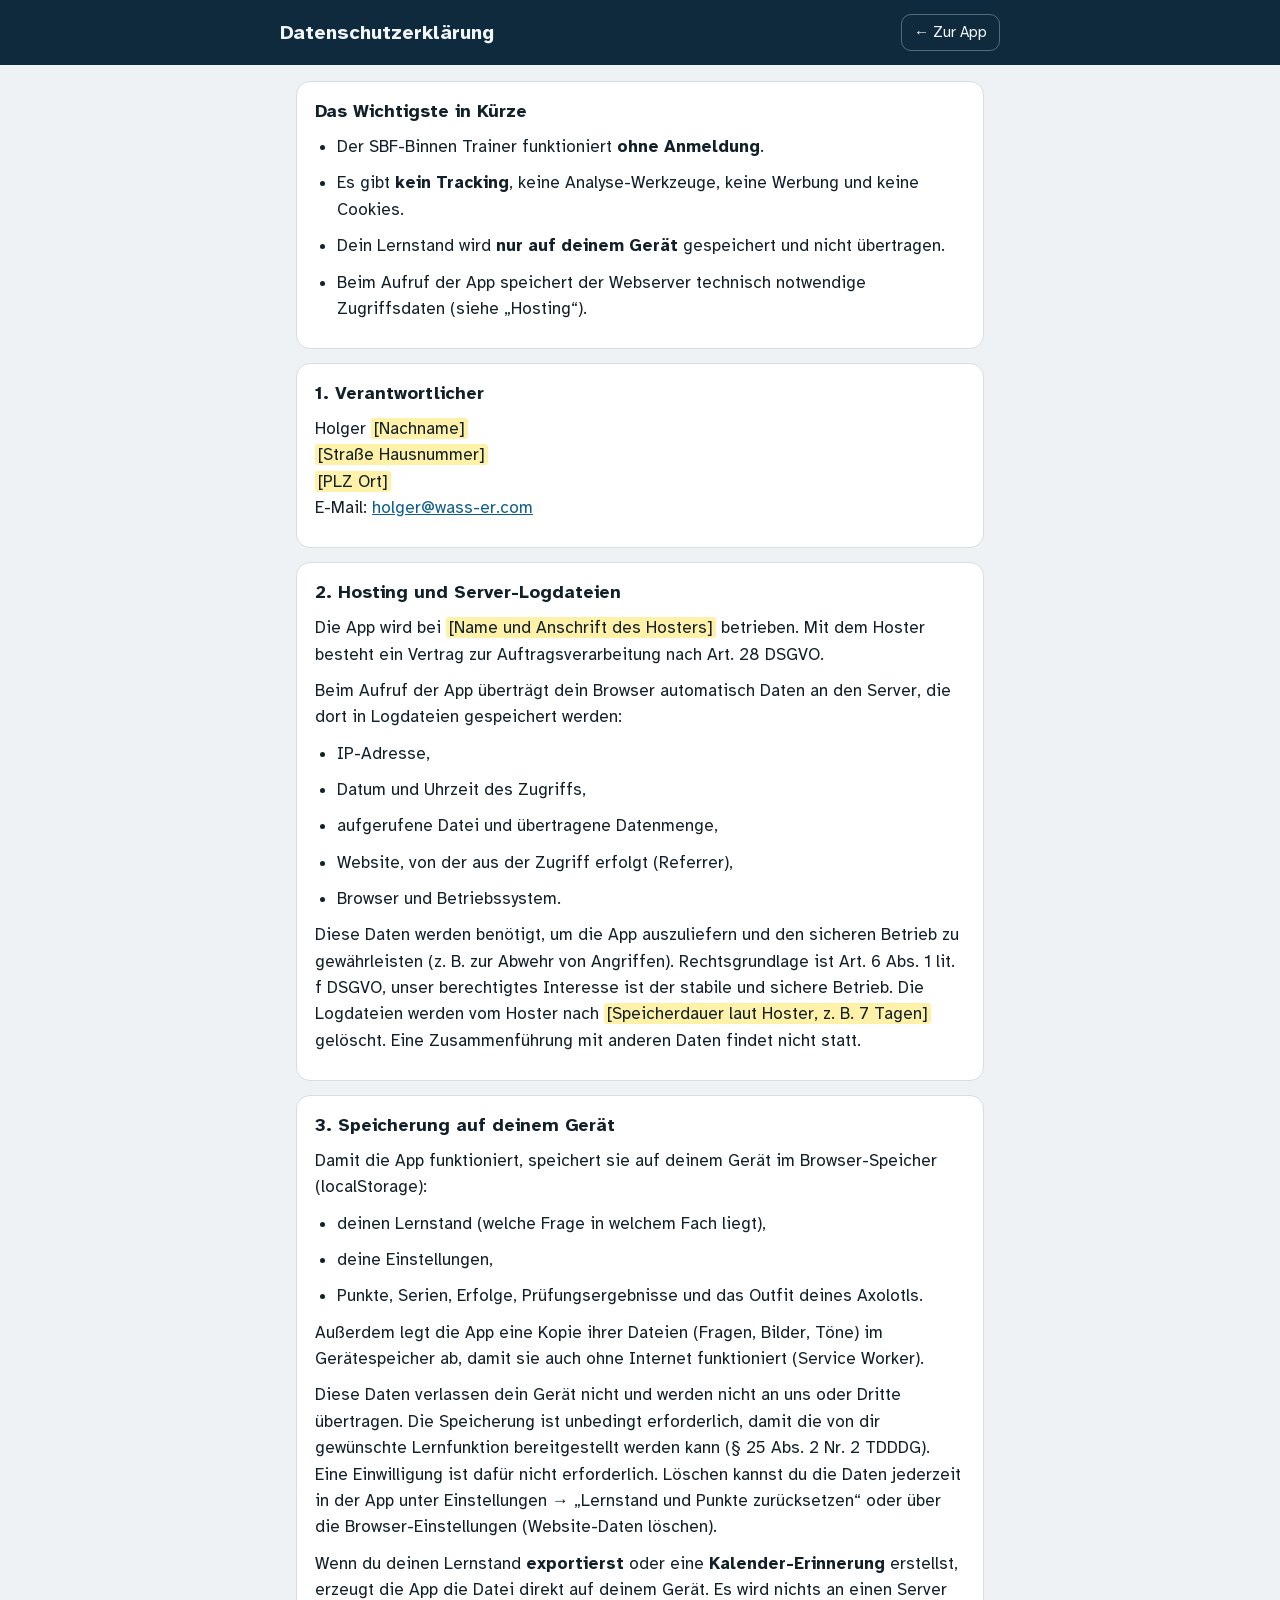
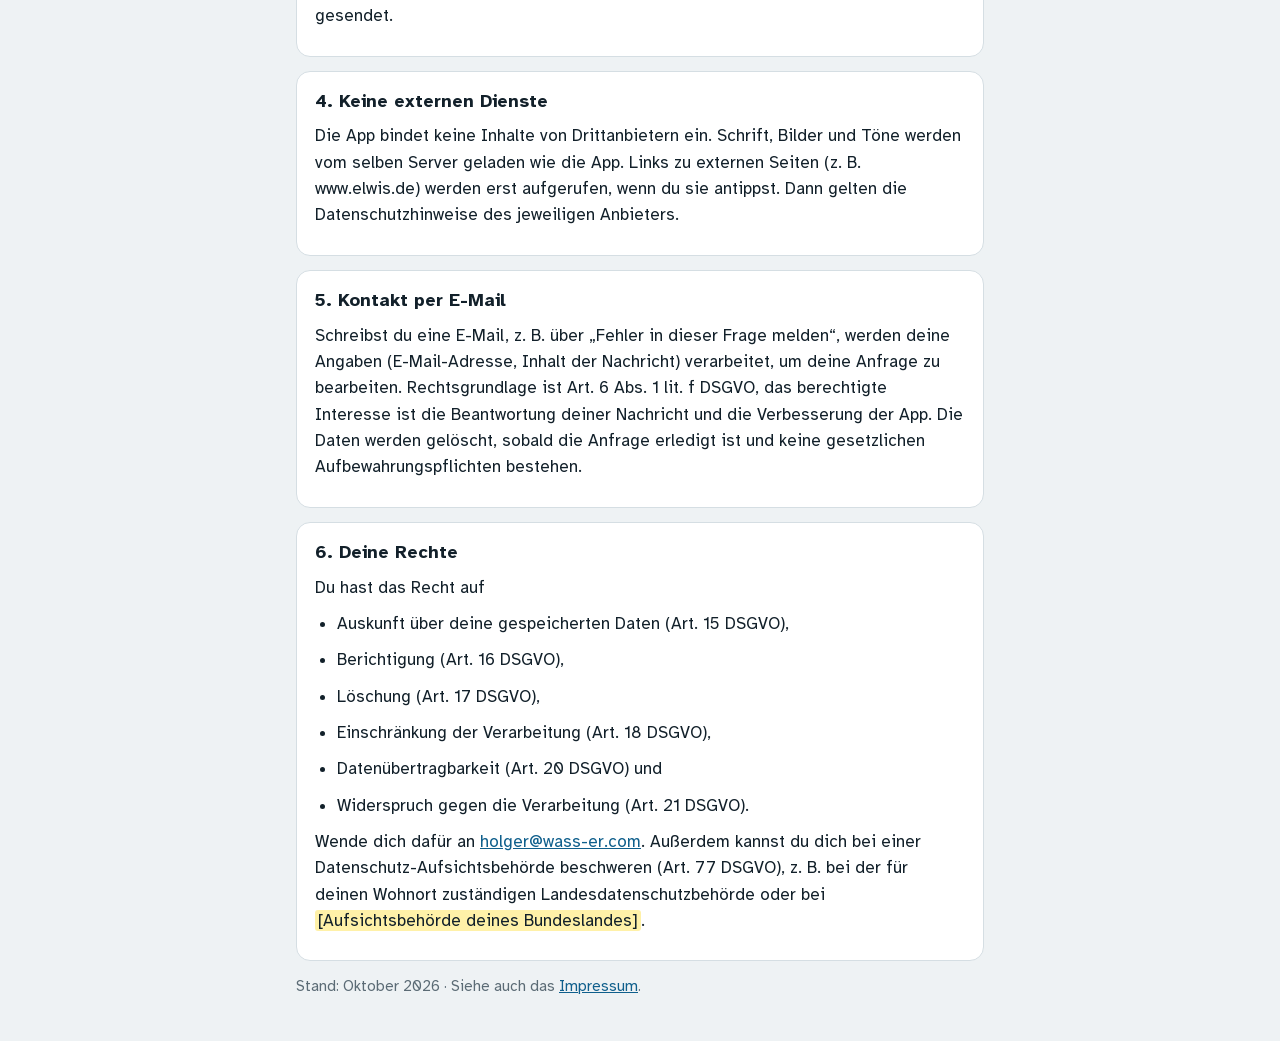
<file: datenschutz.html>
<!doctype html>
<html lang="de">
<head>
<meta charset="utf-8">
<meta name="viewport" content="width=device-width, initial-scale=1, viewport-fit=cover">
<title>Datenschutz – SBF-Binnen Trainer</title>
<link rel="stylesheet" href="schrift/schrift.css">
<link rel="stylesheet" href="rechtliches.css">
<link rel="icon" href="icon-192.png">
<script>try { const t = JSON.parse(localStorage.getItem("sbf-binnen-v1") || "{}").farbe; if (t && t !== "auto") document.documentElement.setAttribute("data-theme", t); } catch (e) {}</script>
</head>
<body>
<header><div><h1>Datenschutzerklärung</h1><a href="./">← Zur App</a></div></header>
<main>
<!--
  AUSFÜLLEN: Alle gelb markierten Stellen (<mark class="fehlt">…</mark>) ersetzen und die Markierung entfernen.
  Im Abschnitt „Hosting“ die passende Variante stehen lassen (eigener Hoster ODER GitHub Pages) und die andere löschen.
-->
<section>
  <h2>Das Wichtigste in Kürze</h2>
  <ul>
    <li>Der SBF-Binnen Trainer funktioniert <strong>ohne Anmeldung</strong>.</li>
    <li>Es gibt <strong>kein Tracking</strong>, keine Analyse-Werkzeuge, keine Werbung und keine Cookies.</li>
    <li>Dein Lernstand wird <strong>nur auf deinem Gerät</strong> gespeichert und nicht übertragen.</li>
    <li>Beim Aufruf der App speichert der Webserver technisch notwendige Zugriffsdaten (siehe „Hosting“).</li>
  </ul>
</section>

<section>
  <h2>1. Verantwortlicher</h2>
  <p>
    Holger <mark class="fehlt">[Nachname]</mark><br>
    <mark class="fehlt">[Straße Hausnummer]</mark><br>
    <mark class="fehlt">[PLZ Ort]</mark><br>
    E-Mail: <a href="mailto:holger@wass-er.com">holger@wass-er.com</a>
  </p>
</section>

<section>
  <h2>2. Hosting und Server-Logdateien</h2>

  <!-- VARIANTE A: eigener Webhoster (z. B. IONOS, Strato, All-Inkl) – Namen und Anschrift eintragen -->
  <p>Die App wird bei <mark class="fehlt">[Name und Anschrift des Hosters]</mark> betrieben. Mit dem Hoster besteht
    ein Vertrag zur Auftragsverarbeitung nach Art. 28 DSGVO.</p>

  <!-- VARIANTE B: GitHub Pages – stattdessen diesen Absatz verwenden:
  <p>Die App wird über GitHub Pages der GitHub, Inc., 88 Colin P. Kelly Jr. Street, San Francisco, CA 94107, USA,
    bereitgestellt. Dabei können Daten in die USA übermittelt werden. GitHub ist nach dem EU-US Data Privacy Framework
    zertifiziert; die Übermittlung stützt sich auf den Angemessenheitsbeschluss der EU-Kommission (Art. 45 DSGVO).
    Weitere Informationen: https://docs.github.com/de/site-policy/privacy-policies/github-general-privacy-statement</p>
  -->

  <p>Beim Aufruf der App überträgt dein Browser automatisch Daten an den Server, die dort in Logdateien gespeichert werden:</p>
  <ul>
    <li>IP-Adresse,</li>
    <li>Datum und Uhrzeit des Zugriffs,</li>
    <li>aufgerufene Datei und übertragene Datenmenge,</li>
    <li>Website, von der aus der Zugriff erfolgt (Referrer),</li>
    <li>Browser und Betriebssystem.</li>
  </ul>
  <p>Diese Daten werden benötigt, um die App auszuliefern und den sicheren Betrieb zu gewährleisten (z. B. zur Abwehr
    von Angriffen). Rechtsgrundlage ist Art. 6 Abs. 1 lit. f DSGVO, unser berechtigtes Interesse ist der stabile und
    sichere Betrieb. Die Logdateien werden vom Hoster nach <mark class="fehlt">[Speicherdauer laut Hoster, z. B. 7 Tagen]</mark>
    gelöscht. Eine Zusammenführung mit anderen Daten findet nicht statt.</p>
</section>

<section>
  <h2>3. Speicherung auf deinem Gerät</h2>
  <p>Damit die App funktioniert, speichert sie auf deinem Gerät im Browser-Speicher (localStorage):</p>
  <ul>
    <li>deinen Lernstand (welche Frage in welchem Fach liegt),</li>
    <li>deine Einstellungen,</li>
    <li>Punkte, Serien, Erfolge, Prüfungsergebnisse und das Outfit deines Axolotls.</li>
  </ul>
  <p>Außerdem legt die App eine Kopie ihrer Dateien (Fragen, Bilder, Töne) im Gerätespeicher ab, damit sie auch
    ohne Internet funktioniert (Service Worker).</p>
  <p>Diese Daten verlassen dein Gerät nicht und werden nicht an uns oder Dritte übertragen. Die Speicherung ist
    unbedingt erforderlich, damit die von dir gewünschte Lernfunktion bereitgestellt werden kann
    (§ 25 Abs. 2 Nr. 2 TDDDG). Eine Einwilligung ist dafür nicht erforderlich. Löschen kannst du die Daten jederzeit
    in der App unter Einstellungen → „Lernstand und Punkte zurücksetzen“ oder über die Browser-Einstellungen
    (Website-Daten löschen).</p>
  <p>Wenn du deinen Lernstand <strong>exportierst</strong> oder eine <strong>Kalender-Erinnerung</strong> erstellst,
    erzeugt die App die Datei direkt auf deinem Gerät. Es wird nichts an einen Server gesendet.</p>
</section>

<section>
  <h2>4. Keine externen Dienste</h2>
  <p>Die App bindet keine Inhalte von Drittanbietern ein. Schrift, Bilder und Töne werden vom selben Server geladen
    wie die App. Links zu externen Seiten (z. B. www.elwis.de) werden erst aufgerufen, wenn du sie antippst. Dann
    gelten die Datenschutzhinweise des jeweiligen Anbieters.</p>
</section>

<section>
  <h2>5. Kontakt per E-Mail</h2>
  <p>Schreibst du eine E-Mail, z. B. über „Fehler in dieser Frage melden“, werden deine Angaben (E-Mail-Adresse,
    Inhalt der Nachricht) verarbeitet, um deine Anfrage zu bearbeiten. Rechtsgrundlage ist Art. 6 Abs. 1 lit. f DSGVO,
    das berechtigte Interesse ist die Beantwortung deiner Nachricht und die Verbesserung der App. Die Daten werden
    gelöscht, sobald die Anfrage erledigt ist und keine gesetzlichen Aufbewahrungspflichten bestehen.</p>
</section>

<section>
  <h2>6. Deine Rechte</h2>
  <p>Du hast das Recht auf</p>
  <ul>
    <li>Auskunft über deine gespeicherten Daten (Art. 15 DSGVO),</li>
    <li>Berichtigung (Art. 16 DSGVO),</li>
    <li>Löschung (Art. 17 DSGVO),</li>
    <li>Einschränkung der Verarbeitung (Art. 18 DSGVO),</li>
    <li>Datenübertragbarkeit (Art. 20 DSGVO) und</li>
    <li>Widerspruch gegen die Verarbeitung (Art. 21 DSGVO).</li>
  </ul>
  <p>Wende dich dafür an <a href="mailto:holger@wass-er.com">holger@wass-er.com</a>. Außerdem kannst du dich bei
    einer Datenschutz-Aufsichtsbehörde beschweren (Art. 77 DSGVO), z. B. bei der für deinen Wohnort zuständigen
    Landesdatenschutzbehörde oder bei <mark class="fehlt">[Aufsichtsbehörde deines Bundeslandes]</mark>.</p>
</section>

<p class="leise">Stand: Oktober 2026 · Siehe auch das <a href="impressum.html">Impressum</a>.</p>
</main>
</body>
</html>
</file>
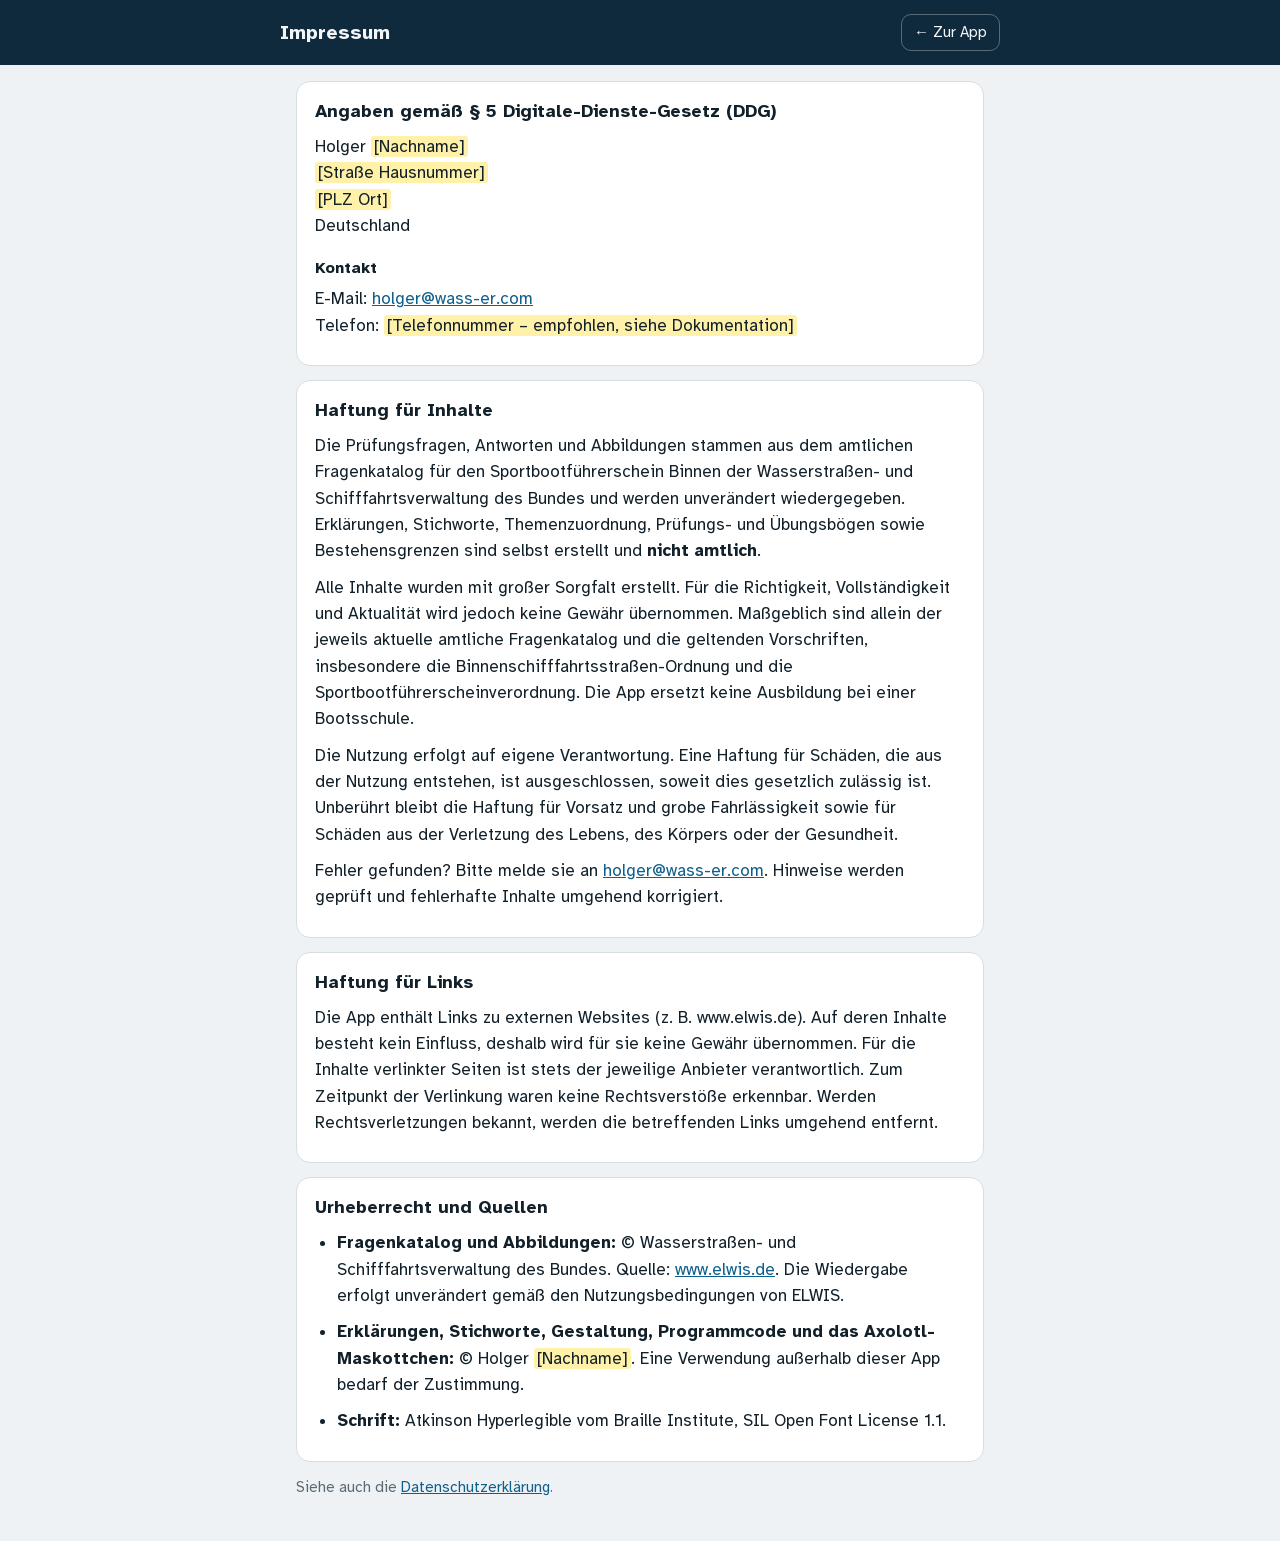
<file: impressum.html>
<!doctype html>
<html lang="de">
<head>
<meta charset="utf-8">
<meta name="viewport" content="width=device-width, initial-scale=1, viewport-fit=cover">
<title>Impressum – SBF-Binnen Trainer</title>
<link rel="stylesheet" href="schrift/schrift.css">
<link rel="stylesheet" href="rechtliches.css">
<link rel="icon" href="icon-192.png">
<script>try { const t = JSON.parse(localStorage.getItem("sbf-binnen-v1") || "{}").farbe; if (t && t !== "auto") document.documentElement.setAttribute("data-theme", t); } catch (e) {}</script>
</head>
<body>
<header><div><h1>Impressum</h1><a href="./">← Zur App</a></div></header>
<main>
<!--
  AUSFÜLLEN: Alle gelb markierten Stellen (<mark class="fehlt">…</mark>) durch deine Angaben ersetzen
  und dabei die <mark>-Markierung entfernen. Siehe DOKUMENTATION.md, Abschnitt „Rechtliches“.
-->
<section>
  <h2>Angaben gemäß § 5 Digitale-Dienste-Gesetz (DDG)</h2>
  <p>
    Holger <mark class="fehlt">[Nachname]</mark><br>
    <mark class="fehlt">[Straße Hausnummer]</mark><br>
    <mark class="fehlt">[PLZ Ort]</mark><br>
    Deutschland
  </p>
  <h3>Kontakt</h3>
  <p>
    E-Mail: <a href="mailto:holger@wass-er.com">holger@wass-er.com</a><br>
    Telefon: <mark class="fehlt">[Telefonnummer – empfohlen, siehe Dokumentation]</mark>
  </p>
</section>

<section>
  <h2>Haftung für Inhalte</h2>
  <p>Die Prüfungsfragen, Antworten und Abbildungen stammen aus dem amtlichen Fragenkatalog für den
    Sportbootführerschein Binnen der Wasserstraßen- und Schifffahrtsverwaltung des Bundes und werden unverändert
    wiedergegeben. Erklärungen, Stichworte, Themenzuordnung, Prüfungs- und Übungsbögen sowie Bestehensgrenzen sind
    selbst erstellt und <strong>nicht amtlich</strong>.</p>
  <p>Alle Inhalte wurden mit großer Sorgfalt erstellt. Für die Richtigkeit, Vollständigkeit und Aktualität wird
    jedoch keine Gewähr übernommen. Maßgeblich sind allein der jeweils aktuelle amtliche Fragenkatalog und die
    geltenden Vorschriften, insbesondere die Binnenschifffahrtsstraßen-Ordnung und die Sportbootführerscheinverordnung.
    Die App ersetzt keine Ausbildung bei einer Bootsschule.</p>
  <p>Die Nutzung erfolgt auf eigene Verantwortung. Eine Haftung für Schäden, die aus der Nutzung entstehen, ist
    ausgeschlossen, soweit dies gesetzlich zulässig ist. Unberührt bleibt die Haftung für Vorsatz und grobe
    Fahrlässigkeit sowie für Schäden aus der Verletzung des Lebens, des Körpers oder der Gesundheit.</p>
  <p>Fehler gefunden? Bitte melde sie an <a href="mailto:holger@wass-er.com">holger@wass-er.com</a>. Hinweise
    werden geprüft und fehlerhafte Inhalte umgehend korrigiert.</p>
</section>

<section>
  <h2>Haftung für Links</h2>
  <p>Die App enthält Links zu externen Websites (z. B. www.elwis.de). Auf deren Inhalte besteht kein Einfluss,
    deshalb wird für sie keine Gewähr übernommen. Für die Inhalte verlinkter Seiten ist stets der jeweilige Anbieter
    verantwortlich. Zum Zeitpunkt der Verlinkung waren keine Rechtsverstöße erkennbar. Werden Rechtsverletzungen
    bekannt, werden die betreffenden Links umgehend entfernt.</p>
</section>

<section>
  <h2>Urheberrecht und Quellen</h2>
  <ul>
    <li><strong>Fragenkatalog und Abbildungen:</strong> © Wasserstraßen- und Schifffahrtsverwaltung des Bundes.
      Quelle: <a href="https://www.elwis.de" target="_blank" rel="noopener">www.elwis.de</a>.
      Die Wiedergabe erfolgt unverändert gemäß den Nutzungsbedingungen von ELWIS.</li>
    <li><strong>Erklärungen, Stichworte, Gestaltung, Programmcode und das Axolotl-Maskottchen:</strong>
      © Holger <mark class="fehlt">[Nachname]</mark>. Eine Verwendung außerhalb dieser App bedarf der Zustimmung.</li>
    <li><strong>Schrift:</strong> Atkinson Hyperlegible vom Braille Institute, SIL Open Font License 1.1.</li>
  </ul>
</section>

<p class="leise">Siehe auch die <a href="datenschutz.html">Datenschutzerklärung</a>.</p>
</main>
</body>
</html>
</file>
<file: schrift/schrift.css>
/* Atkinson Hyperlegible (Braille Institute), SIL Open Font License 1.1.
   Lokal eingebunden, damit beim Öffnen keine Daten an Google-Server gehen. */
@font-face { font-family: "Atkinson Hyperlegible"; font-style: normal; font-weight: 400; font-display: swap;
  src: url(atkinson-400-latin-ext.woff2) format("woff2");
  unicode-range: U+0100-02BA, U+02BD-02C5, U+02C7-02CC, U+02CE-02D7, U+02DD-02FF, U+0304, U+0308, U+0329, U+1D00-1DBF, U+1E00-1E9F, U+1EF2-1EFF, U+2020, U+20A0-20AB, U+20AD-20C4, U+2113, U+2C60-2C7F, U+A720-A7FF; }
@font-face { font-family: "Atkinson Hyperlegible"; font-style: normal; font-weight: 400; font-display: swap;
  src: url(atkinson-400-latin.woff2) format("woff2");
  unicode-range: U+0000-00FF, U+0131, U+0152-0153, U+02BB-02BC, U+02C6, U+02DA, U+02DC, U+0304, U+0308, U+0329, U+2000-206F, U+20AC, U+2122, U+2191, U+2193, U+2212, U+2215, U+FEFF, U+FFFD; }
@font-face { font-family: "Atkinson Hyperlegible"; font-style: normal; font-weight: 700; font-display: swap;
  src: url(atkinson-700-latin-ext.woff2) format("woff2");
  unicode-range: U+0100-02BA, U+02BD-02C5, U+02C7-02CC, U+02CE-02D7, U+02DD-02FF, U+0304, U+0308, U+0329, U+1D00-1DBF, U+1E00-1E9F, U+1EF2-1EFF, U+2020, U+20A0-20AB, U+20AD-20C4, U+2113, U+2C60-2C7F, U+A720-A7FF; }
@font-face { font-family: "Atkinson Hyperlegible"; font-style: normal; font-weight: 700; font-display: swap;
  src: url(atkinson-700-latin.woff2) format("woff2");
  unicode-range: U+0000-00FF, U+0131, U+0152-0153, U+02BB-02BC, U+02C6, U+02DA, U+02DC, U+0304, U+0308, U+0329, U+2000-206F, U+20AC, U+2122, U+2191, U+2193, U+2212, U+2215, U+FEFF, U+FFFD; }
</file>
<file: rechtliches.css>
/* Gemeinsames Aussehen für impressum.html und datenschutz.html */
:root {
  --bg: #eef2f4; --panel: #ffffff; --ink: #12202a; --muted: #5b6b75; --line: #d5dee3;
  --accent: #0f5f8c; --head: #0f2a3d; --head-ink: #f2f6f8; --fehlt: #fff1a8;
}
@media (prefers-color-scheme: dark) {
  :root:not([data-theme="light"]) {
    color-scheme: dark;
    --bg: #0b141a; --panel: #142129; --ink: #e8eef1; --muted: #93a4ad; --line: #26363f;
    --accent: #5fb0e0; --head: #08121a; --head-ink: #e8eef1; --fehlt: #5a4b00;
  }
}
:root[data-theme="dark"] {
  color-scheme: dark;
  --bg: #0b141a; --panel: #142129; --ink: #e8eef1; --muted: #93a4ad; --line: #26363f;
  --accent: #5fb0e0; --head: #08121a; --head-ink: #e8eef1; --fehlt: #5a4b00;
}
* { box-sizing: border-box; }
body { margin: 0; background: var(--bg); color: var(--ink); font: 17px/1.55 "Atkinson Hyperlegible", -apple-system, "Helvetica Neue", Arial, sans-serif; }
header { background: var(--head); color: var(--head-ink); padding: calc(env(safe-area-inset-top) + 14px) 16px 14px; }
header div { max-width: 720px; margin: 0 auto; display: flex; justify-content: space-between; align-items: center; gap: 12px; }
header h1 { font-size: 20px; margin: 0; }
header a { color: var(--head-ink); border: 1px solid rgba(255,255,255,.3); border-radius: 10px; padding: 6px 12px; text-decoration: none; font-size: 15px; white-space: nowrap; }
main { max-width: 720px; margin: 0 auto; padding: 16px 16px calc(env(safe-area-inset-bottom) + 32px); }
section { background: var(--panel); border: 1px solid var(--line); border-radius: 14px; padding: 16px 18px; margin-bottom: 14px; }
h2 { font-size: 18px; margin: 0 0 8px; }
h3 { font-size: 16px; margin: 16px 0 6px; }
p, li { margin: 0 0 10px; }
ul { padding-left: 22px; margin: 0 0 10px; }
a { color: var(--accent); }
.leise { color: var(--muted); font-size: 15px; }
/* Platzhalter, die noch ausgefüllt werden müssen – fallen gelb auf */
mark.fehlt { background: var(--fehlt); color: inherit; padding: 0 3px; border-radius: 3px; }
</file>
